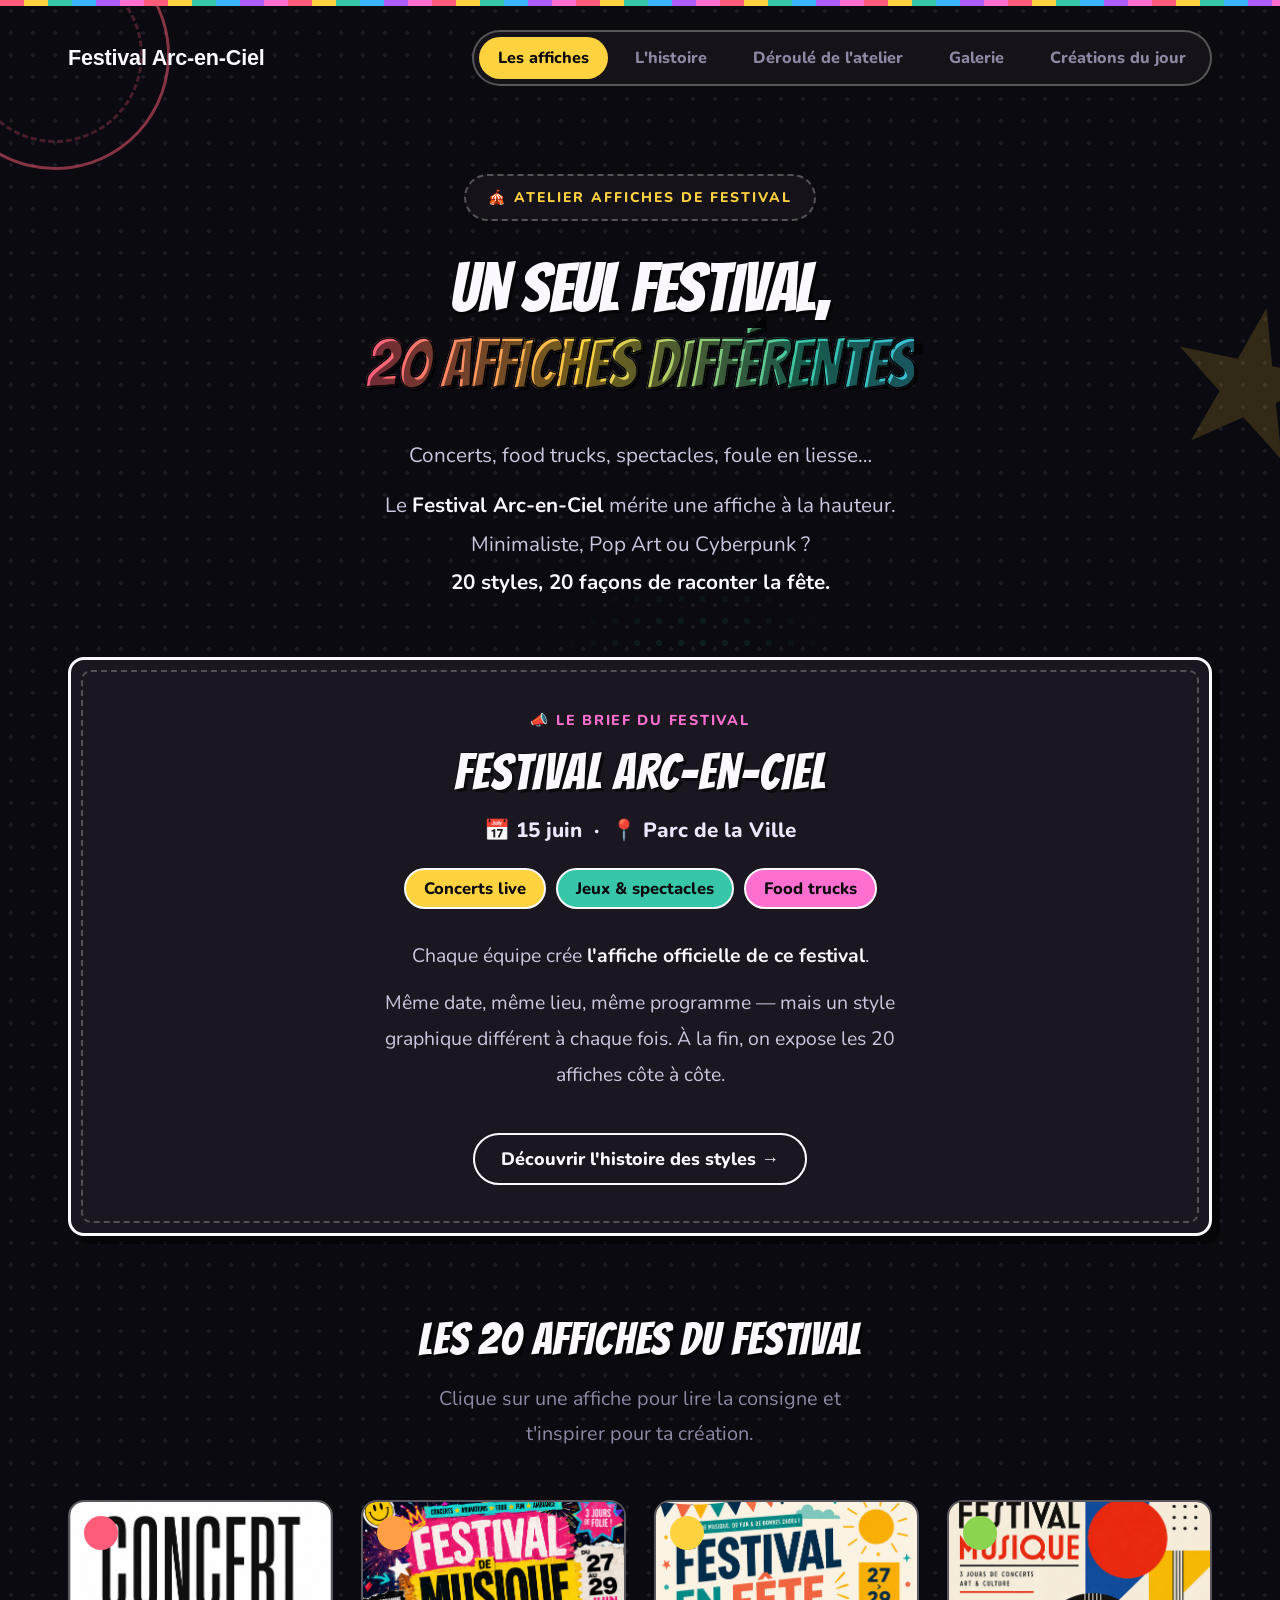
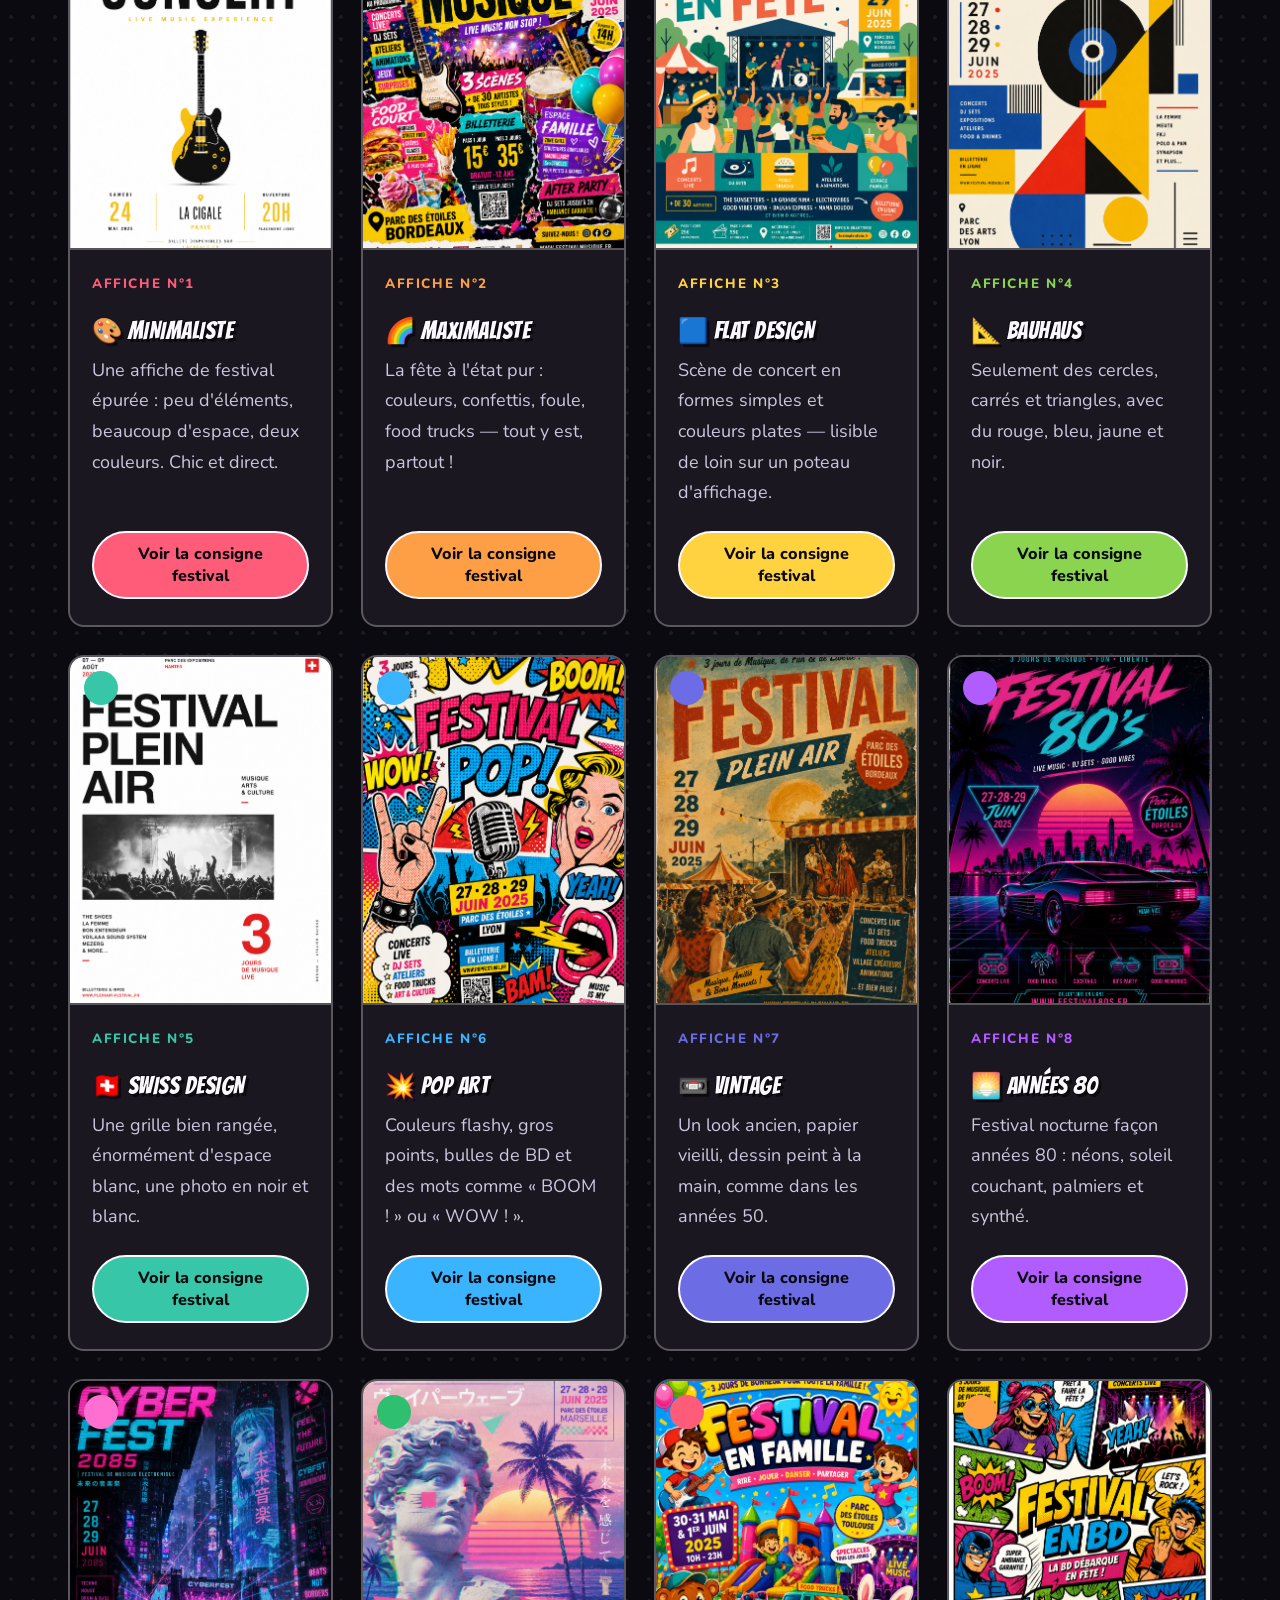
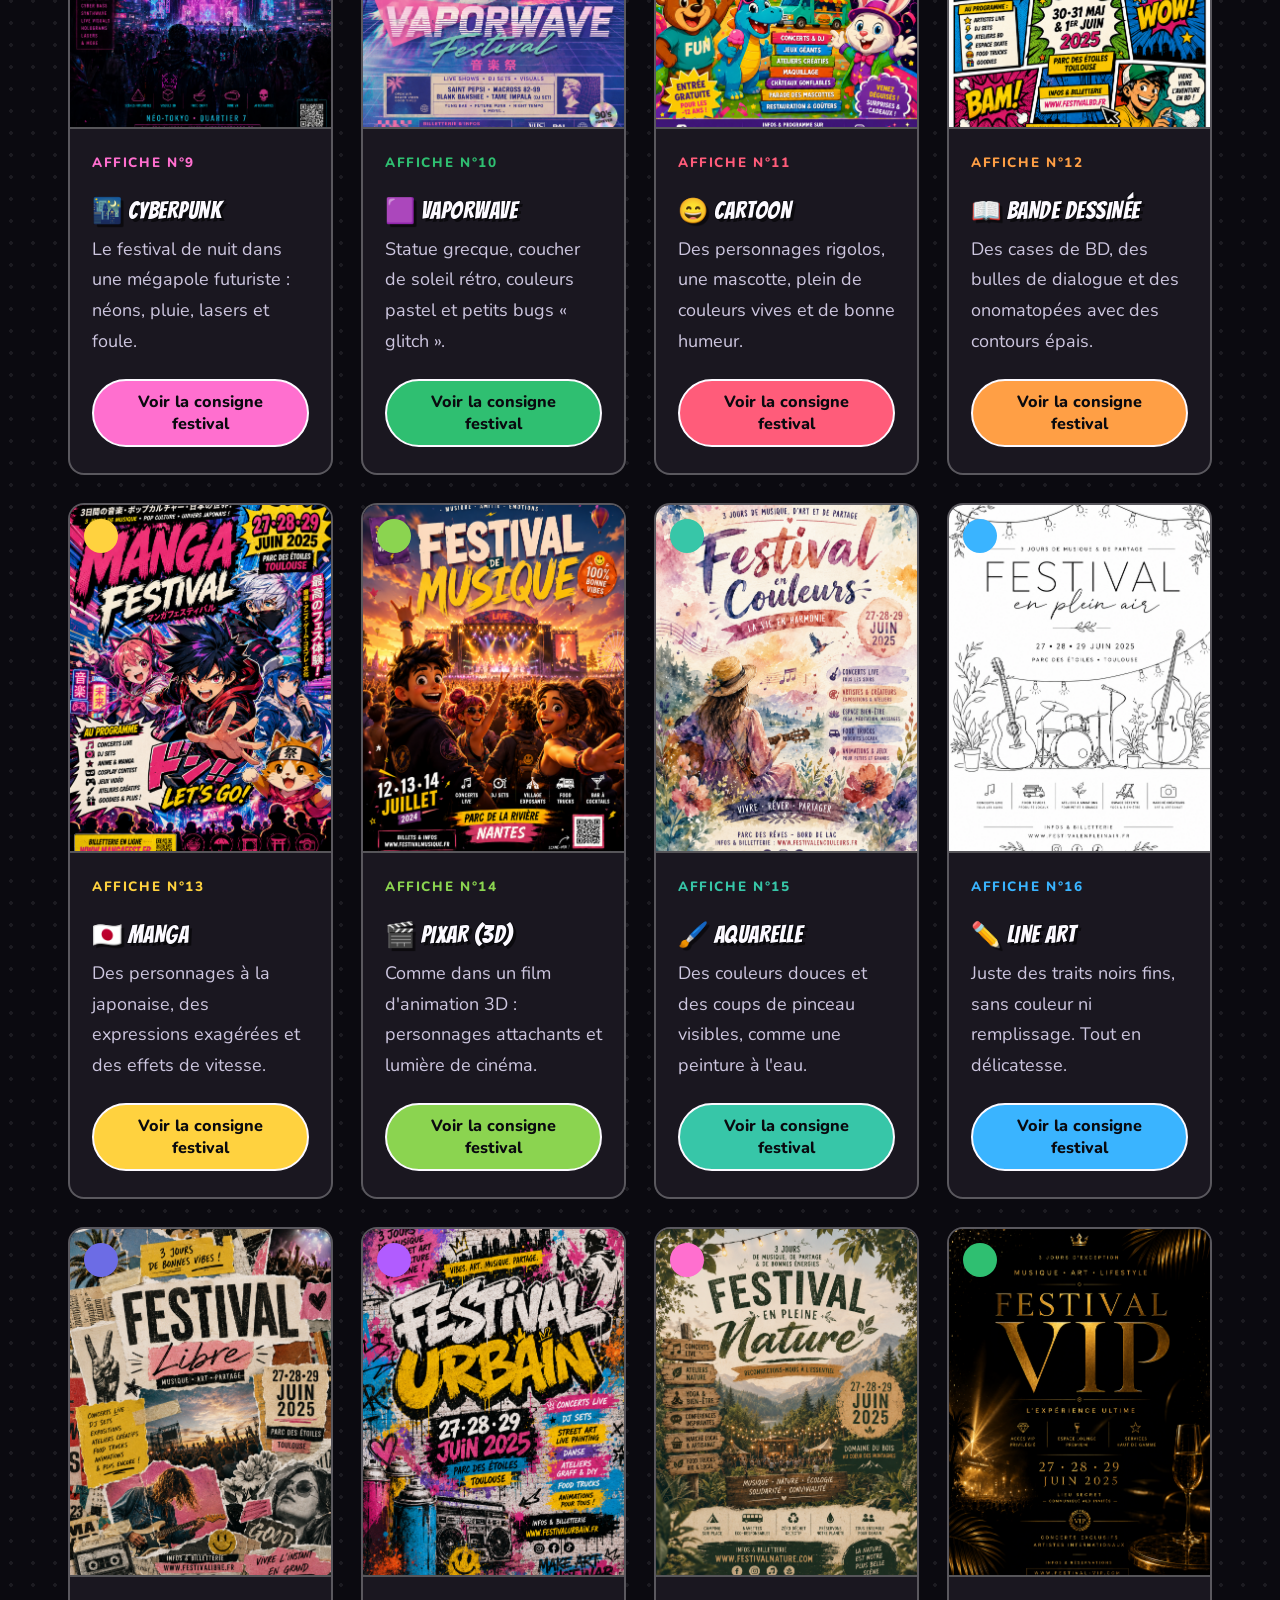
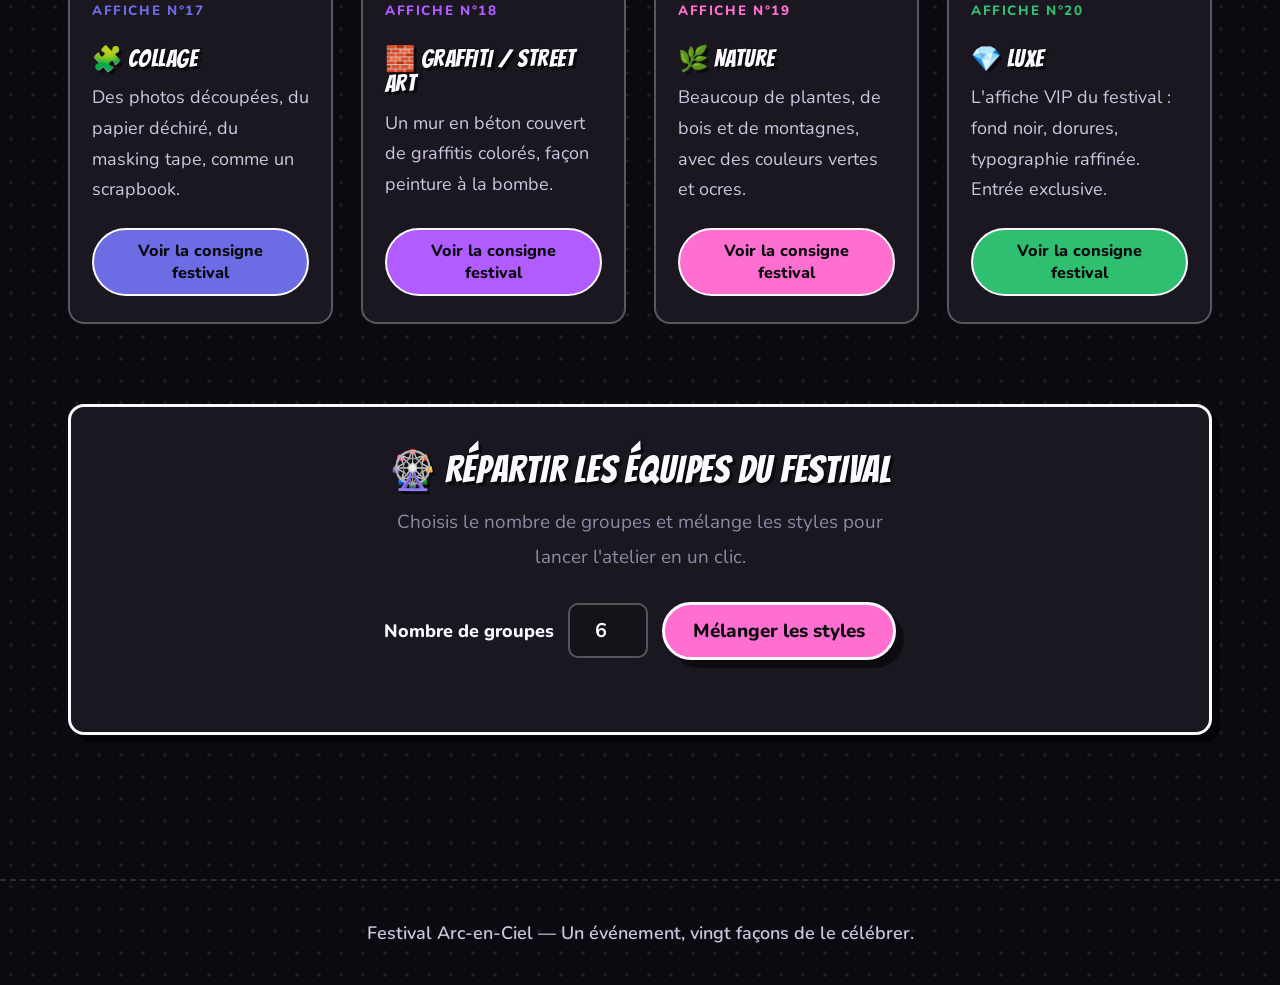
<file: index.html>
<!DOCTYPE html>
<html lang="fr">
<head>
<meta charset="UTF-8">
<meta name="viewport" content="width=device-width, initial-scale=1.0">
<title>Festival Arc-en-Ciel — 20 affiches, 20 ambiances</title>
<meta name="description" content="Atelier ludique : imagine l'affiche du Festival Arc-en-Ciel dans 20 styles graphiques différents.">
<link rel="preconnect" href="https://fonts.googleapis.com">
<link href="https://fonts.googleapis.com/css2?family=Nunito:wght@400;600;700;800;900&family=Bangers&display=swap" rel="stylesheet">
<link rel="stylesheet" href="style.css">
</head>
<body>

<div class="ambient" aria-hidden="true">
  <div class="ambient-orb ambient-orb--1"></div>
  <div class="ambient-orb ambient-orb--2"></div>
  <div class="ambient-orb ambient-orb--3"></div>
</div>

<div class="confetti-bar" aria-hidden="true"></div>

<nav class="site-nav">
  <a class="nav-logo" href="index.html">Festival Arc-en-Ciel</a>
  <button id="nav-burger" class="nav-burger" type="button" aria-label="Ouvrir le menu" aria-expanded="false" aria-controls="nav-links">
    <span></span><span></span><span></span>
  </button>
  <div class="nav-links" id="nav-links">
    <a href="index.html" class="nav-active" aria-current="page">Les affiches</a>
    <a href="histoire.html">L'histoire</a>
    <a href="deroulement.html">Déroulé de l'atelier</a>
    <a href="galerie.html">Galerie</a>
    <a href="creations-du-jour.html">Créations du jour</a>
  </div>
</nav>

<header class="hero">
  <div class="hero-inner">
    <p class="eyebrow">🎪 Atelier affiches de festival</p>
    <h1>Un seul festival,<br><span class="rainbow">20 affiches différentes</span></h1>
    <p class="hero-text">
      Concerts, food trucks, spectacles, foule en liesse…
    </p>
    <p class="hero-text">
      Le <strong>Festival Arc-en-Ciel</strong> mérite une affiche à la hauteur.
      Minimaliste, Pop Art ou Cyberpunk ?<br>
      <strong>20 styles, 20 façons de raconter la fête.</strong>
    </p>
  </div>
</header>

<main>

  <section class="brief-section" aria-labelledby="brief-title">
    <div class="brief-card">
      <p class="brief-label">📣 Le brief du festival</p>
      <h2 id="brief-title">Festival Arc-en-Ciel</h2>
      <p class="brief-details">📅 15 juin &nbsp;·&nbsp; 📍 Parc de la Ville</p>
      <ul class="brief-list">
        <li>Concerts live</li>
        <li>Jeux & spectacles</li>
        <li>Food trucks</li>
      </ul>
      <p class="brief-help">
        Chaque équipe crée <strong>l'affiche officielle de ce festival</strong>.
      </p>
      <p class="brief-help">
        Même date, même lieu, même programme — mais un style graphique différent à chaque fois.
        À la fin, on expose les 20 affiches côte à côte.
      </p>
      <a class="brief-link" href="histoire.html">Découvrir l'histoire des styles →</a>
    </div>
  </section>

  <section class="grid-section" aria-labelledby="grid-title">
    <div class="grid-heading">
      <h2 id="grid-title">Les 20 affiches du festival</h2>
      <p>Clique sur une affiche pour lire la consigne et t'inspirer pour ta création.</p>
    </div>
    <div id="style-grid" class="style-grid"></div>
  </section>

  <section class="tool-section" aria-labelledby="tool-title">
    <div class="tool-card">
      <h2 id="tool-title">🎡 Répartir les équipes du festival</h2>
      <p>Choisis le nombre de groupes et mélange les styles pour lancer l'atelier en un clic.</p>
      <div class="tool-controls">
        <label for="group-count">Nombre de groupes</label>
        <input type="number" id="group-count" min="1" max="20" value="6">
        <button id="shuffle-btn" type="button">Mélanger les styles</button>
      </div>
      <div id="group-result" class="group-result" aria-live="polite"></div>
    </div>
  </section>

</main>

<footer class="site-footer">
  <p>Festival Arc-en-Ciel — Un événement, vingt façons de le célébrer.</p>
</footer>

<div id="lightbox" class="lightbox" hidden>
  <div class="lightbox-inner">
    <button id="lightbox-close" class="lightbox-close" type="button" aria-label="Fermer">✕</button>
    <div id="lightbox-body"></div>
  </div>
</div>

<script src="nav.js"></script>
<script src="script.js"></script>
</body>
</html>
</file>
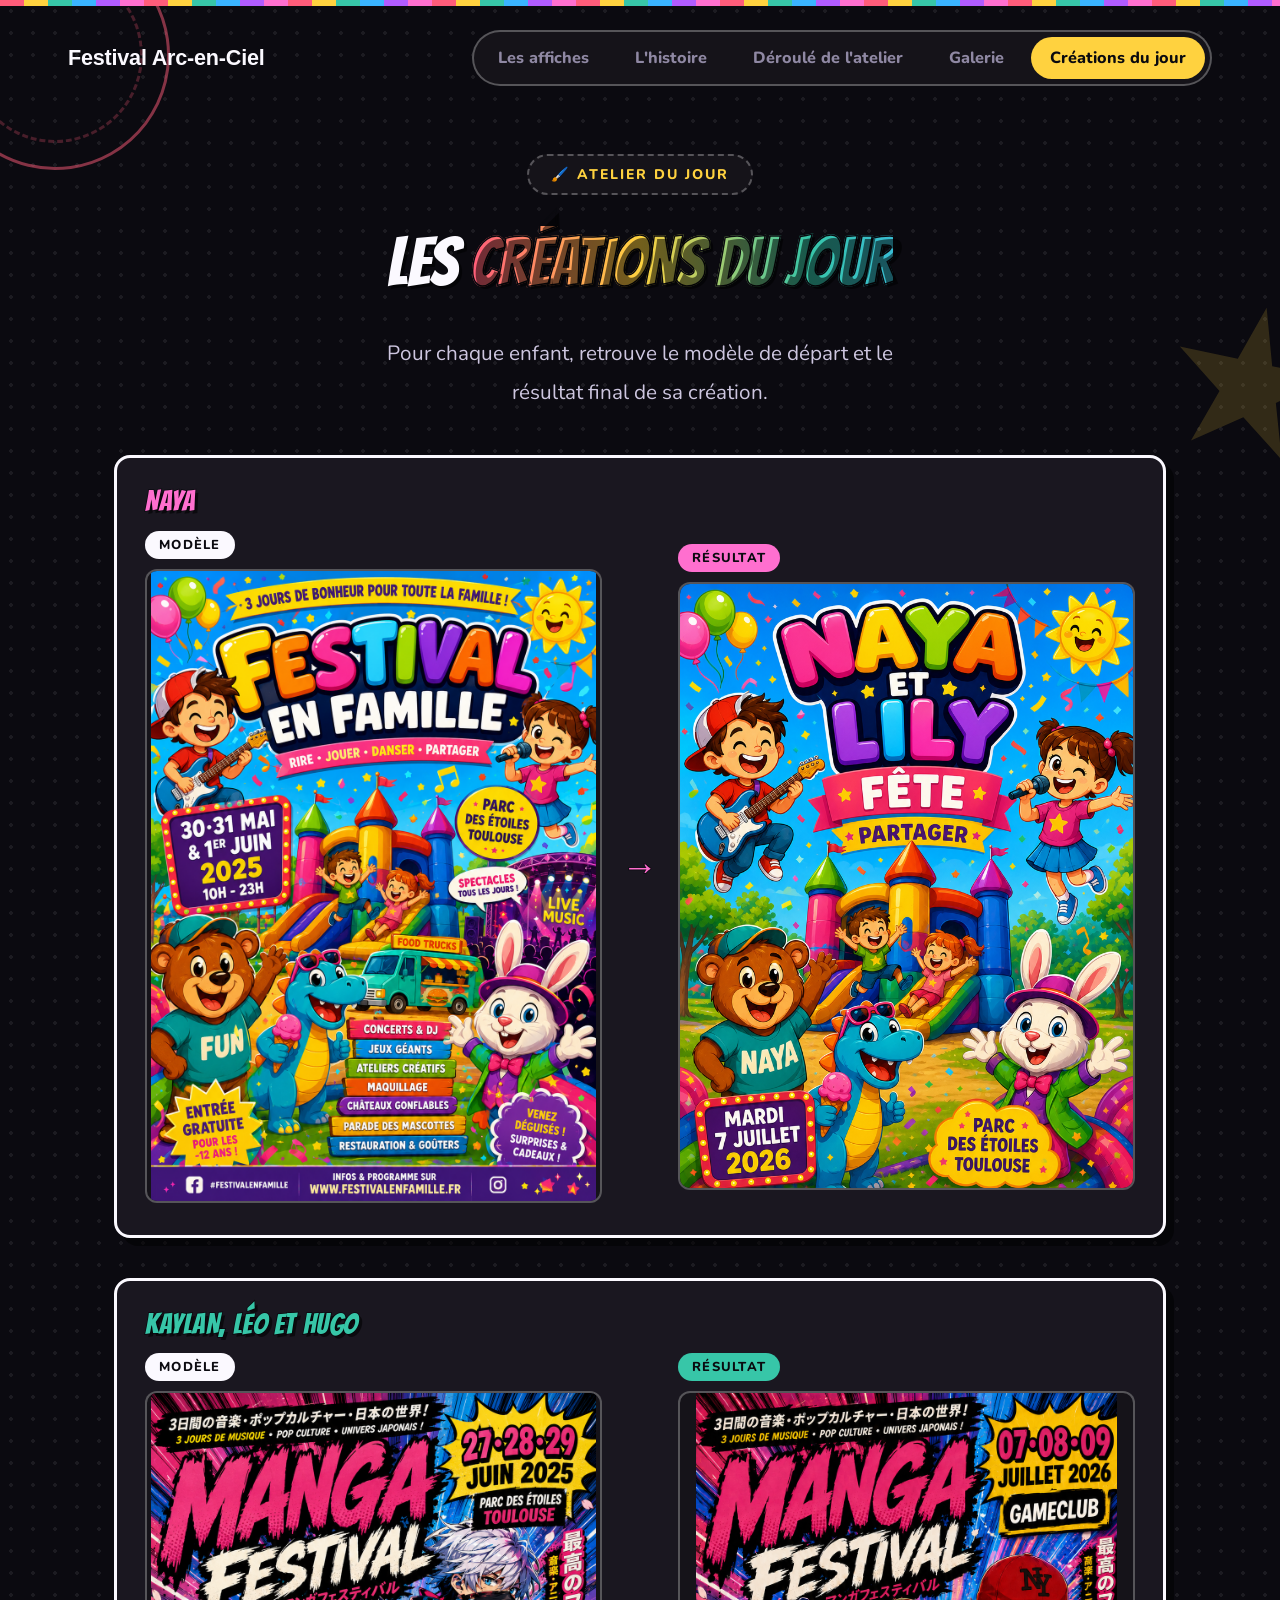
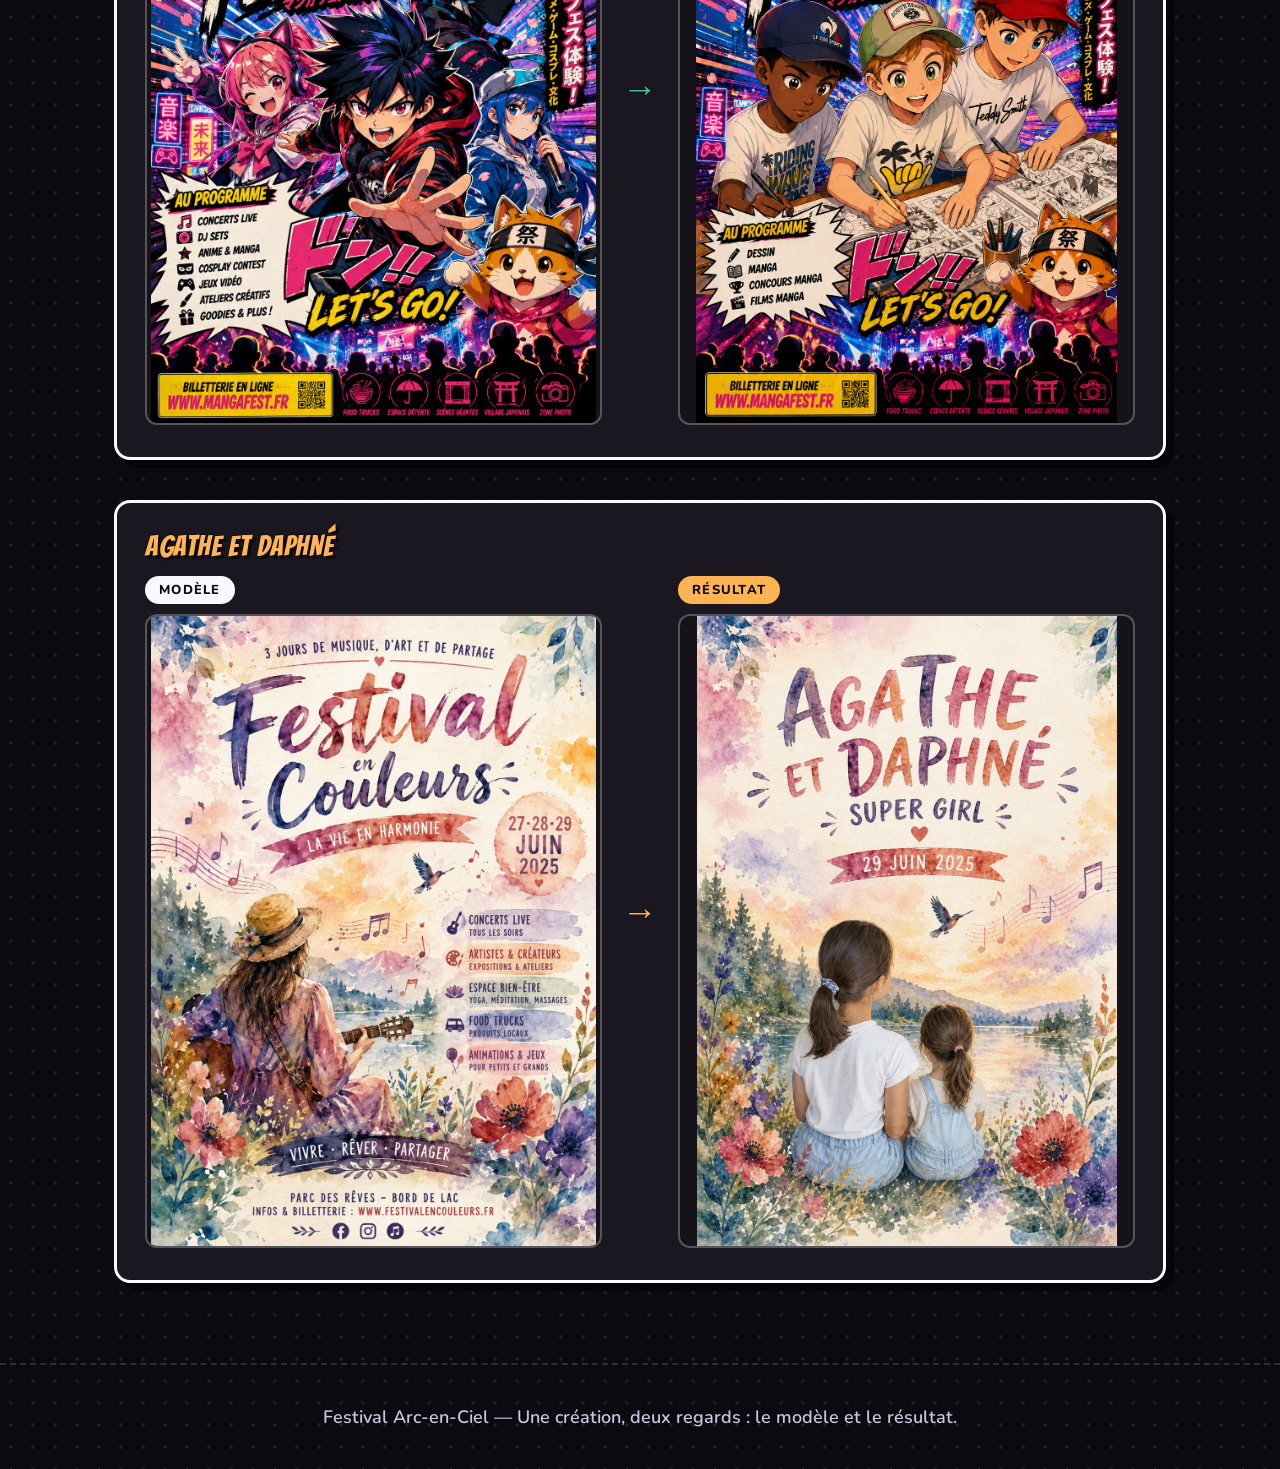
<file: creations-du-jour.html>
<!DOCTYPE html>
<html lang="fr">
<head>
<meta charset="UTF-8">
<meta name="viewport" content="width=device-width, initial-scale=1.0">
<title>Créations du jour — Festival Arc-en-Ciel</title>
<meta name="description" content="Le modèle et le résultat final des créations de chaque enfant réalisées aujourd'hui pendant l'atelier.">
<link rel="preconnect" href="https://fonts.googleapis.com">
<link href="https://fonts.googleapis.com/css2?family=Nunito:wght@400;600;700;800;900&family=Bangers&display=swap" rel="stylesheet">
<link rel="stylesheet" href="style.css">
<link rel="stylesheet" href="creations-du-jour.css">
</head>
<body class="page-creations">

<div class="ambient" aria-hidden="true">
  <div class="ambient-orb ambient-orb--1"></div>
  <div class="ambient-orb ambient-orb--2"></div>
  <div class="ambient-orb ambient-orb--3"></div>
</div>

<div class="confetti-bar" aria-hidden="true"></div>

<nav class="site-nav">
  <a class="nav-logo" href="index.html">Festival Arc-en-Ciel</a>
  <button id="nav-burger" class="nav-burger" type="button" aria-label="Ouvrir le menu" aria-expanded="false" aria-controls="nav-links">
    <span></span><span></span><span></span>
  </button>
  <div class="nav-links" id="nav-links">
    <a href="index.html">Les affiches</a>
    <a href="histoire.html">L'histoire</a>
    <a href="deroulement.html">Déroulé de l'atelier</a>
    <a href="galerie.html">Galerie</a>
    <a href="creations-du-jour.html" class="nav-active" aria-current="page">Créations du jour</a>
  </div>
</nav>

<header class="hero hero--compact">
  <div class="eyebrow">🖌️ Atelier du jour</div>
  <div class="hero-inner">
    <h1>Les <span class="rainbow">créations du jour</span></h1>
    <p class="hero-text">
      Pour chaque enfant, retrouve le modèle de départ et le résultat final de sa création.
    </p>
  </div>
</header>

<main class="creations-main">
  <div id="creations-grid" class="creations-grid"></div>
</main>

<footer class="site-footer">
  <p>Festival Arc-en-Ciel — Une création, deux regards : le modèle et le résultat.</p>
</footer>

<div id="lightbox" class="lightbox" hidden>
  <div class="lightbox-inner">
    <button id="lightbox-close" class="lightbox-close" type="button" aria-label="Fermer">✕</button>
    <div id="lightbox-body"></div>
  </div>
</div>

<script src="nav.js"></script>
<script src="creations-du-jour.js"></script>
</body>
</html>
</file>
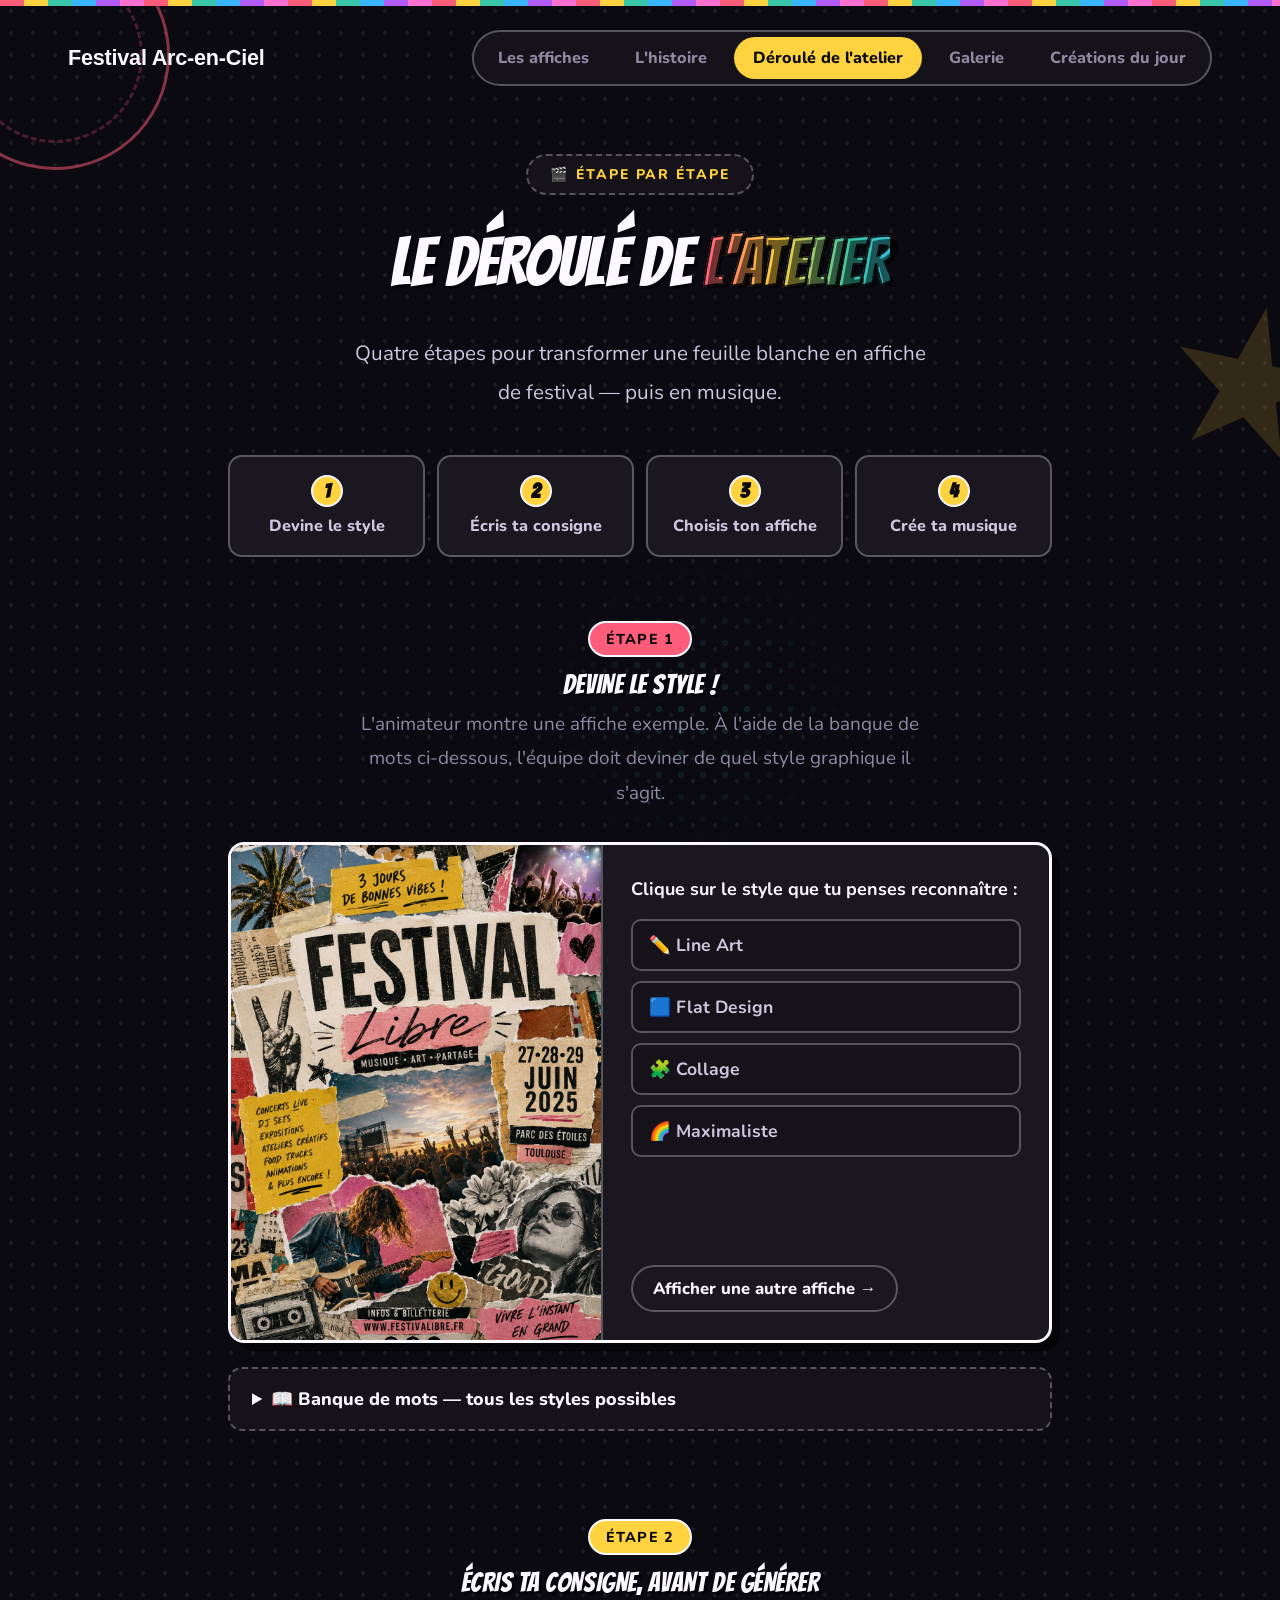
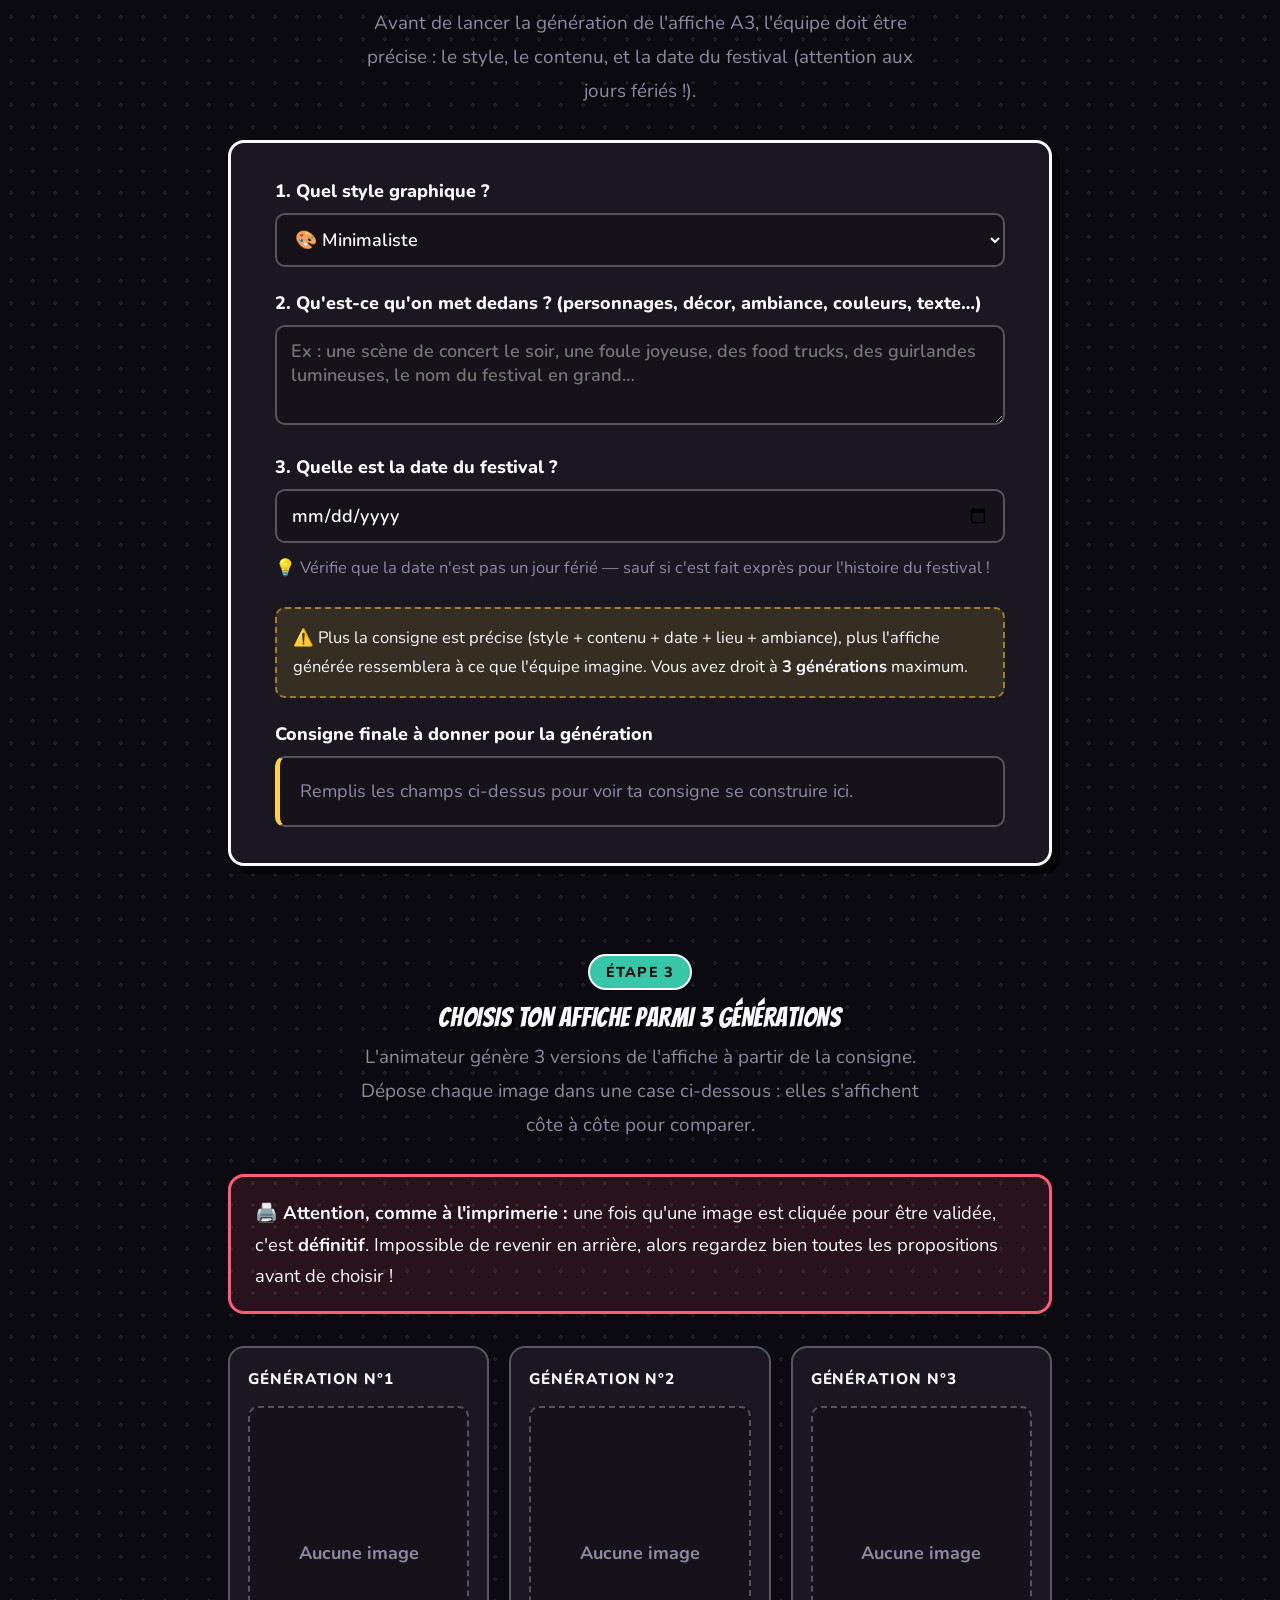
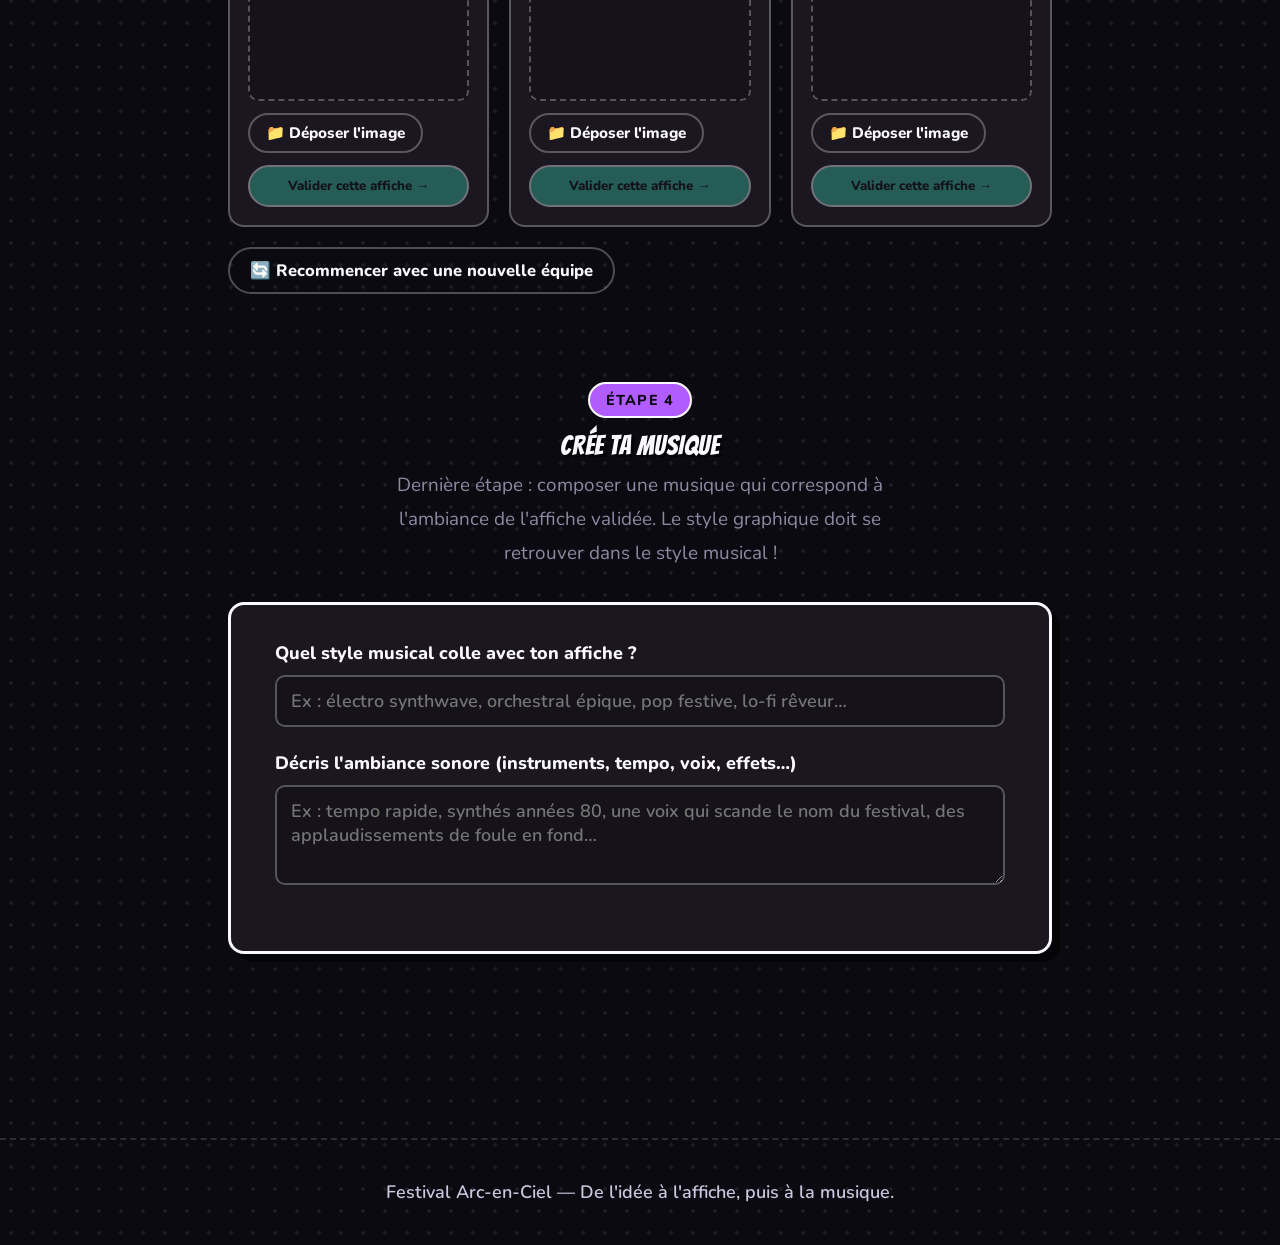
<file: deroulement.html>
<!DOCTYPE html>
<html lang="fr">
<head>
<meta charset="UTF-8">
<meta name="viewport" content="width=device-width, initial-scale=1.0">
<title>Déroulé de l'atelier — Festival Arc-en-Ciel</title>
<meta name="description" content="Le déroulé complet de l'atelier : deviner le style, créer sa consigne d'affiche, choisir son image parmi 3 générations, puis composer sa musique.">
<link rel="preconnect" href="https://fonts.googleapis.com">
<link href="https://fonts.googleapis.com/css2?family=Nunito:wght@400;600;700;800;900&family=Bangers&display=swap" rel="stylesheet">
<link rel="stylesheet" href="style.css">
<link rel="stylesheet" href="deroulement.css">
</head>
<body class="page-deroulement">

<div class="ambient" aria-hidden="true">
  <div class="ambient-orb ambient-orb--1"></div>
  <div class="ambient-orb ambient-orb--2"></div>
  <div class="ambient-orb ambient-orb--3"></div>
</div>

<div class="confetti-bar" aria-hidden="true"></div>

<nav class="site-nav">
  <a class="nav-logo" href="index.html">Festival Arc-en-Ciel</a>
  <button id="nav-burger" class="nav-burger" type="button" aria-label="Ouvrir le menu" aria-expanded="false" aria-controls="nav-links">
    <span></span><span></span><span></span>
  </button>
  <div class="nav-links" id="nav-links">
    <a href="index.html">Les affiches</a>
    <a href="histoire.html">L'histoire</a>
    <a href="deroulement.html" class="nav-active" aria-current="page">Déroulé de l'atelier</a>
    <a href="galerie.html">Galerie</a>
    <a href="creations-du-jour.html">Créations du jour</a>
  </div>
</nav>

<header class="hero hero--compact">
  <div class="eyebrow">🎬 Étape par étape</div>
  <div class="hero-inner">
    <h1>Le déroulé de <span class="rainbow">l'atelier</span></h1>
    <p class="hero-text">
      Quatre étapes pour transformer une feuille blanche en affiche de festival — puis en musique.
    </p>
  </div>
</header>

<main class="deroulement-main">

  <nav class="wizard-steps" aria-label="Étapes de l'atelier">
    <a href="#etape-1" class="wizard-step-nav"><span>1</span>Devine le style</a>
    <a href="#etape-2" class="wizard-step-nav"><span>2</span>Écris ta consigne</a>
    <a href="#etape-3" class="wizard-step-nav"><span>3</span>Choisis ton affiche</a>
    <a href="#etape-4" class="wizard-step-nav"><span>4</span>Crée ta musique</a>
  </nav>

  <!-- ÉTAPE 1 -->
  <section id="etape-1" class="step-section" aria-labelledby="etape-1-title">
    <div class="step-head">
      <span class="step-badge" style="--accent:#FF5C7A">Étape 1</span>
      <h2 id="etape-1-title">Devine le style !</h2>
      <p>L'animateur montre une affiche exemple. À l'aide de la banque de mots ci-dessous, l'équipe doit deviner de quel style graphique il s'agit.</p>
    </div>

    <div class="quiz-card">
      <div class="quiz-image-wrap">
        <img id="quiz-image" alt="Exemple d'affiche à deviner">
        <div id="quiz-placeholder" class="quiz-placeholder">🖼️ Image à venir</div>
      </div>
      <div class="quiz-body">
        <p class="quiz-instructions">Clique sur le style que tu penses reconnaître :</p>
        <div id="quiz-options" class="quiz-options"></div>
        <p id="quiz-feedback" class="quiz-feedback" aria-live="polite"></p>
        <button id="quiz-next" type="button" class="ghost-btn">Afficher une autre affiche →</button>
      </div>
    </div>

    <details class="word-bank">
      <summary>📖 Banque de mots — tous les styles possibles</summary>
      <div id="word-bank-list" class="word-bank-list"></div>
    </details>
  </section>

  <!-- ÉTAPE 2 -->
  <section id="etape-2" class="step-section" aria-labelledby="etape-2-title">
    <div class="step-head">
      <span class="step-badge" style="--accent:#FFD23F">Étape 2</span>
      <h2 id="etape-2-title">Écris ta consigne, avant de générer</h2>
      <p>Avant de lancer la génération de l'affiche A3, l'équipe doit être précise : le style, le contenu, et la date du festival (attention aux jours fériés !).</p>
    </div>

    <div class="brief-form-card">
      <div class="form-row">
        <label for="form-style">1. Quel style graphique ?</label>
        <select id="form-style"></select>
      </div>

      <div class="form-row">
        <label for="form-content">2. Qu'est-ce qu'on met dedans ? (personnages, décor, ambiance, couleurs, texte…)</label>
        <textarea id="form-content" rows="3" placeholder="Ex : une scène de concert le soir, une foule joyeuse, des food trucks, des guirlandes lumineuses, le nom du festival en grand…"></textarea>
      </div>

      <div class="form-row">
        <label for="form-date">3. Quelle est la date du festival ?</label>
        <input type="date" id="form-date">
        <p id="date-warning" class="date-warning" hidden></p>
        <p class="form-hint">💡 Vérifie que la date n'est pas un jour férié — sauf si c'est fait exprès pour l'histoire du festival !</p>
      </div>

      <div class="form-row">
        <p class="form-hint form-hint--strong">⚠️ Plus la consigne est précise (style + contenu + date + lieu + ambiance), plus l'affiche générée ressemblera à ce que l'équipe imagine. Vous avez droit à <strong>3 générations</strong> maximum.</p>
      </div>

      <div class="form-row">
        <label>Consigne finale à donner pour la génération</label>
        <div id="prompt-output" class="prompt-output">Remplis les champs ci-dessus pour voir ta consigne se construire ici.</div>
      </div>
    </div>
  </section>

  <!-- ÉTAPE 3 -->
  <section id="etape-3" class="step-section" aria-labelledby="etape-3-title">
    <div class="step-head">
      <span class="step-badge" style="--accent:#37C6A8">Étape 3</span>
      <h2 id="etape-3-title">Choisis ton affiche parmi 3 générations</h2>
      <p>L'animateur génère 3 versions de l'affiche à partir de la consigne. Dépose chaque image dans une case ci-dessous : elles s'affichent côte à côte pour comparer.</p>
    </div>

    <div class="slots-warning">
      🖨️ <strong>Attention, comme à l'imprimerie :</strong> une fois qu'une image est cliquée pour être validée, c'est <strong>définitif</strong>. Impossible de revenir en arrière, alors regardez bien toutes les propositions avant de choisir !
    </div>

    <div id="image-slots" class="image-slots"></div>

    <div id="validation-result" class="validation-result" hidden></div>
    <button id="reset-slots" type="button" class="ghost-btn" hidden>🔄 Recommencer avec une nouvelle équipe</button>
  </section>

  <!-- ÉTAPE 4 -->
  <section id="etape-4" class="step-section" aria-labelledby="etape-4-title">
    <div class="step-head">
      <span class="step-badge" style="--accent:#B15CFF">Étape 4</span>
      <h2 id="etape-4-title">Crée ta musique</h2>
      <p>Dernière étape : composer une musique qui correspond à l'ambiance de l'affiche validée. Le style graphique doit se retrouver dans le style musical !</p>
    </div>

    <div class="music-card">
      <div class="form-row">
        <label for="music-genre">Quel style musical colle avec ton affiche ?</label>
        <input type="text" id="music-genre" placeholder="Ex : électro synthwave, orchestral épique, pop festive, lo-fi rêveur…">
      </div>
      <div class="form-row">
        <label for="music-notes">Décris l'ambiance sonore (instruments, tempo, voix, effets…)</label>
        <textarea id="music-notes" rows="3" placeholder="Ex : tempo rapide, synthés années 80, une voix qui scande le nom du festival, des applaudissements de foule en fond…"></textarea>
      </div>
      <div id="music-recap" class="music-recap"></div>
    </div>
  </section>

</main>

<footer class="site-footer">
  <p>Festival Arc-en-Ciel — De l'idée à l'affiche, puis à la musique.</p>
</footer>

<script src="nav.js"></script>
<script src="script.js"></script>
<script src="deroulement.js"></script>
</body>
</html>
</file>
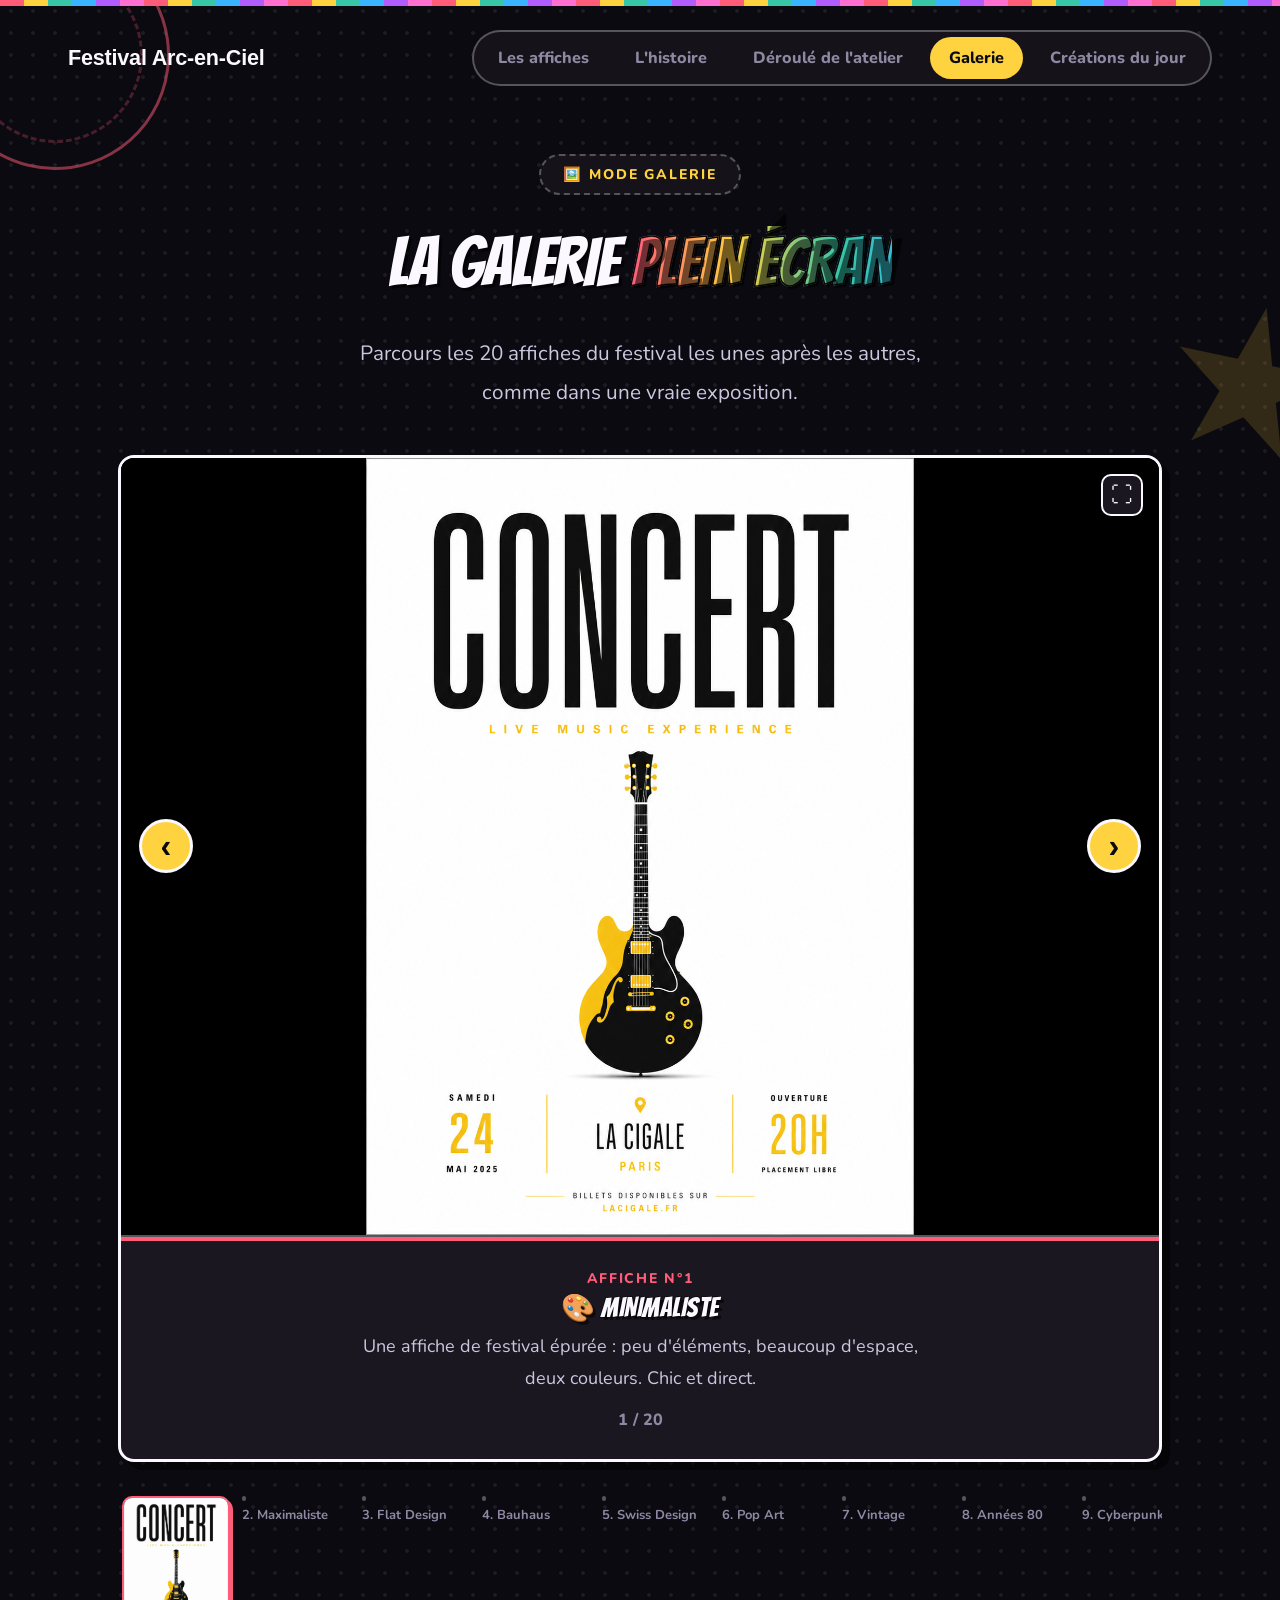
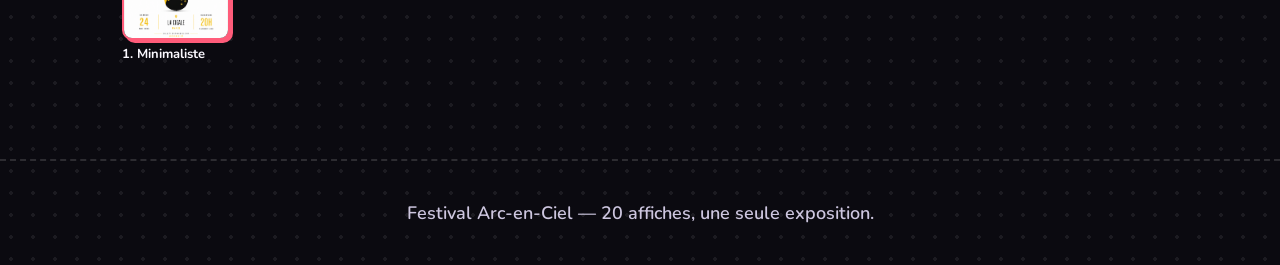
<file: galerie.html>
<!DOCTYPE html>
<html lang="fr">
<head>
<meta charset="UTF-8">
<meta name="viewport" content="width=device-width, initial-scale=1.0">
<title>Galerie — Festival Arc-en-Ciel</title>
<meta name="description" content="Parcours en plein écran les 20 affiches du Festival Arc-en-Ciel, style par style.">
<link rel="preconnect" href="https://fonts.googleapis.com">
<link href="https://fonts.googleapis.com/css2?family=Nunito:wght@400;600;700;800;900&family=Bangers&display=swap" rel="stylesheet">
<link rel="stylesheet" href="style.css">
<link rel="stylesheet" href="galerie.css">
</head>
<body class="page-galerie">

<div class="ambient" aria-hidden="true">
  <div class="ambient-orb ambient-orb--1"></div>
  <div class="ambient-orb ambient-orb--2"></div>
  <div class="ambient-orb ambient-orb--3"></div>
</div>

<div class="confetti-bar" aria-hidden="true"></div>

<nav class="site-nav">
  <a class="nav-logo" href="index.html">Festival Arc-en-Ciel</a>
  <button id="nav-burger" class="nav-burger" type="button" aria-label="Ouvrir le menu" aria-expanded="false" aria-controls="nav-links">
    <span></span><span></span><span></span>
  </button>
  <div class="nav-links" id="nav-links">
    <a href="index.html">Les affiches</a>
    <a href="histoire.html">L'histoire</a>
    <a href="deroulement.html">Déroulé de l'atelier</a>
    <a href="galerie.html" class="nav-active" aria-current="page">Galerie</a>
    <a href="creations-du-jour.html">Créations du jour</a>
  </div>
</nav>

<header class="hero hero--compact">
  <div class="eyebrow">🖼️ Mode galerie</div>
  <div class="hero-inner">
    <h1>La galerie <span class="rainbow">plein écran</span></h1>
    <p class="hero-text">
      Parcours les 20 affiches du festival les unes après les autres, comme dans une vraie exposition.
    </p>
  </div>
</header>

<main class="galerie-main">

  <div id="viewer" class="viewer">
    <div class="viewer-frame">
      <img id="viewer-image" alt="">
      <div id="viewer-placeholder" class="viewer-placeholder">
        <span class="placeholder-emoji" id="viewer-emoji">🎨</span>
        <span>Image à venir</span>
      </div>

      <button id="viewer-prev" class="viewer-nav viewer-nav--prev" type="button" aria-label="Affiche précédente">‹</button>
      <button id="viewer-next" class="viewer-nav viewer-nav--next" type="button" aria-label="Affiche suivante">›</button>
      <button id="viewer-fullscreen" class="viewer-fullscreen-btn" type="button" aria-label="Plein écran">⛶</button>
    </div>

    <div class="viewer-caption">
      <span class="viewer-num" id="viewer-num">Affiche n°1</span>
      <h2 id="viewer-title">Minimaliste</h2>
      <p id="viewer-kid"></p>
      <p class="viewer-counter"><span id="viewer-index">1</span> / <span id="viewer-total">20</span></p>
    </div>
  </div>

  <div id="thumb-strip" class="thumb-strip"></div>

</main>

<footer class="site-footer">
  <p>Festival Arc-en-Ciel — 20 affiches, une seule exposition.</p>
</footer>

<script src="nav.js"></script>
<script src="script.js"></script>
<script src="galerie.js"></script>
</body>
</html>
</file>
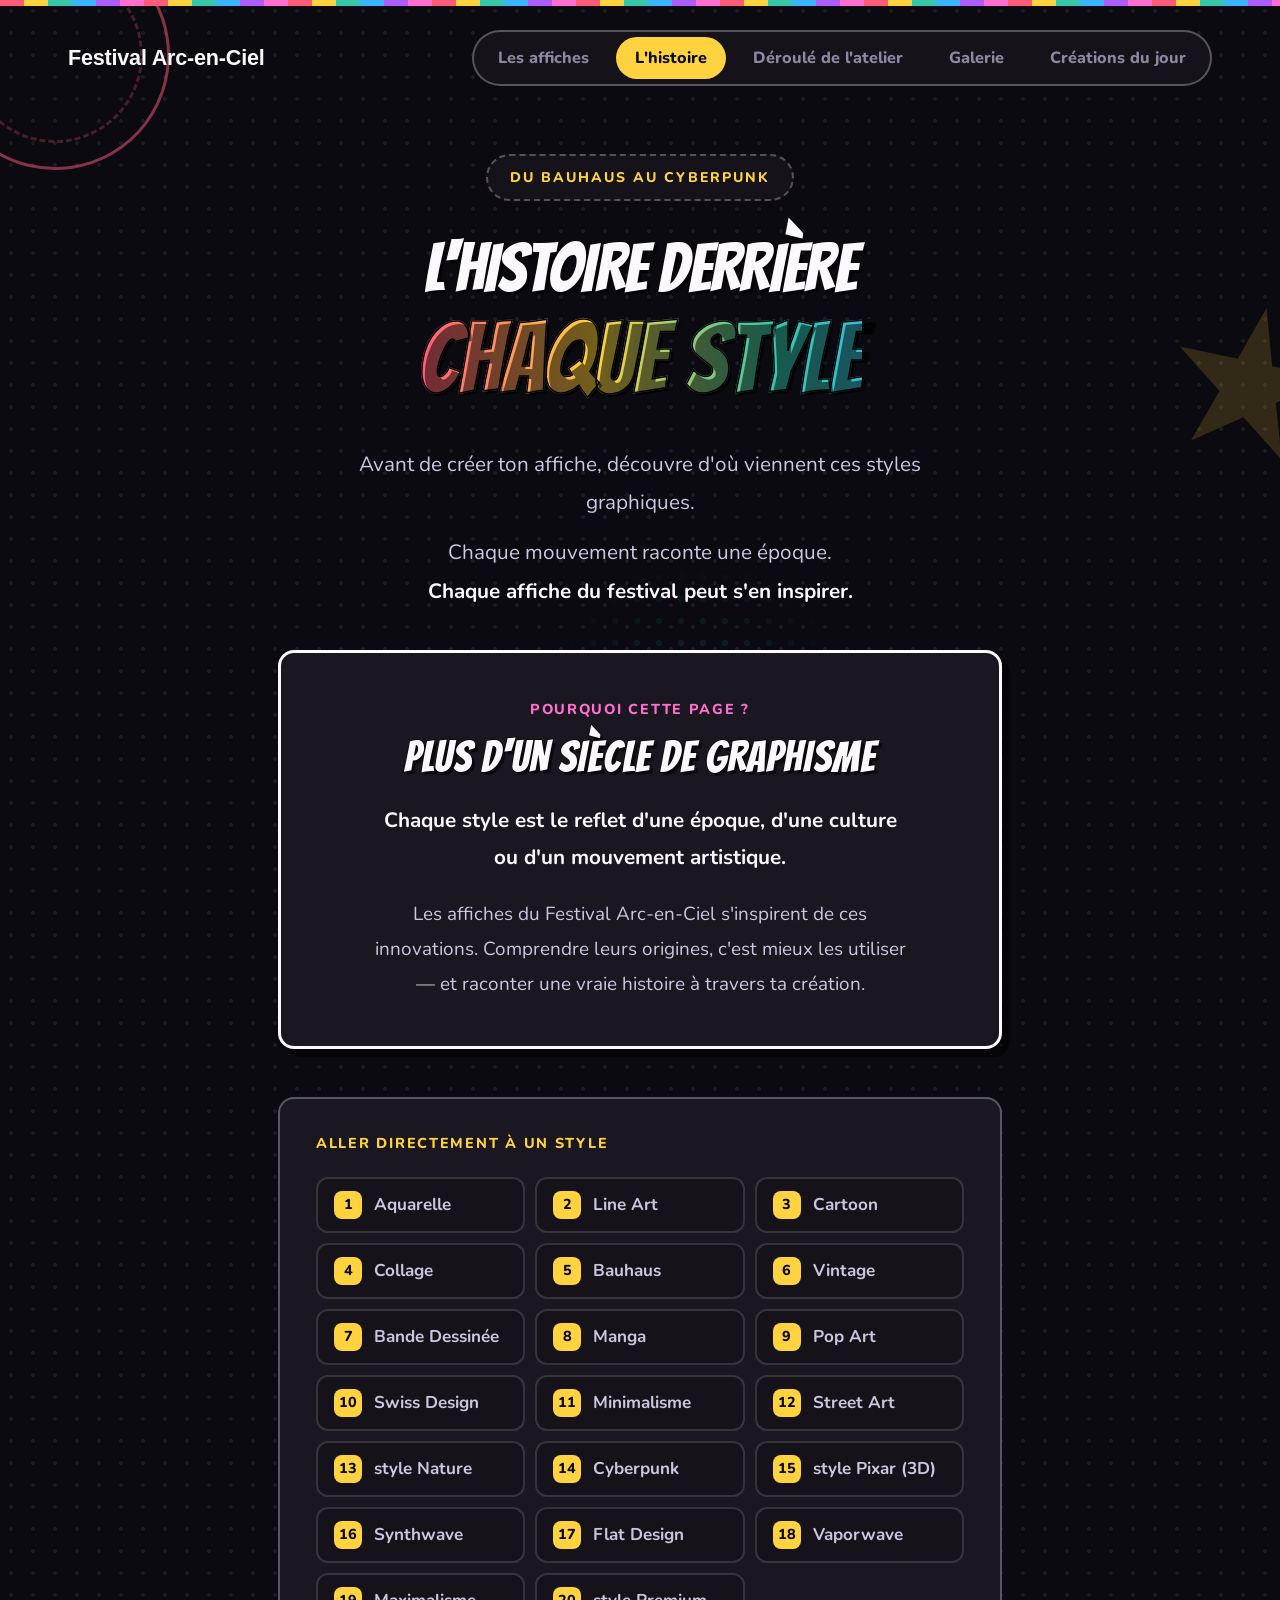
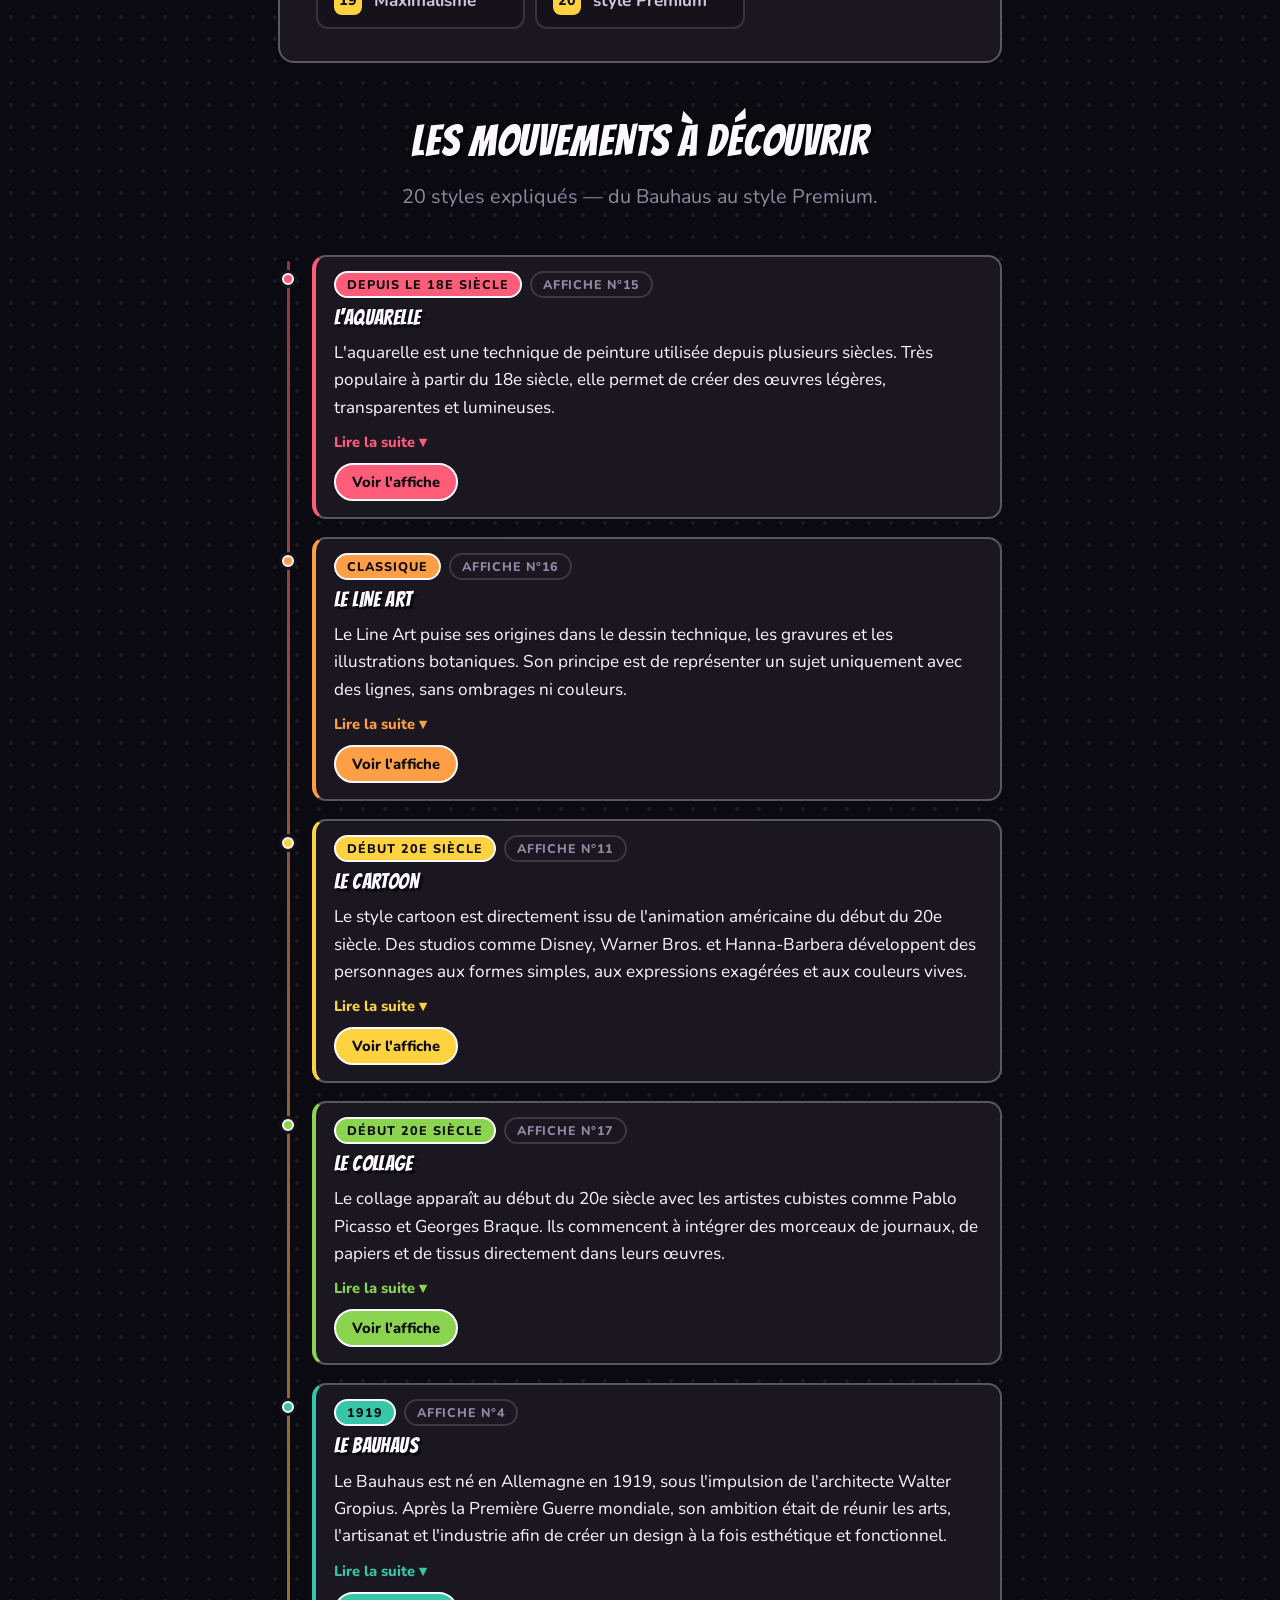
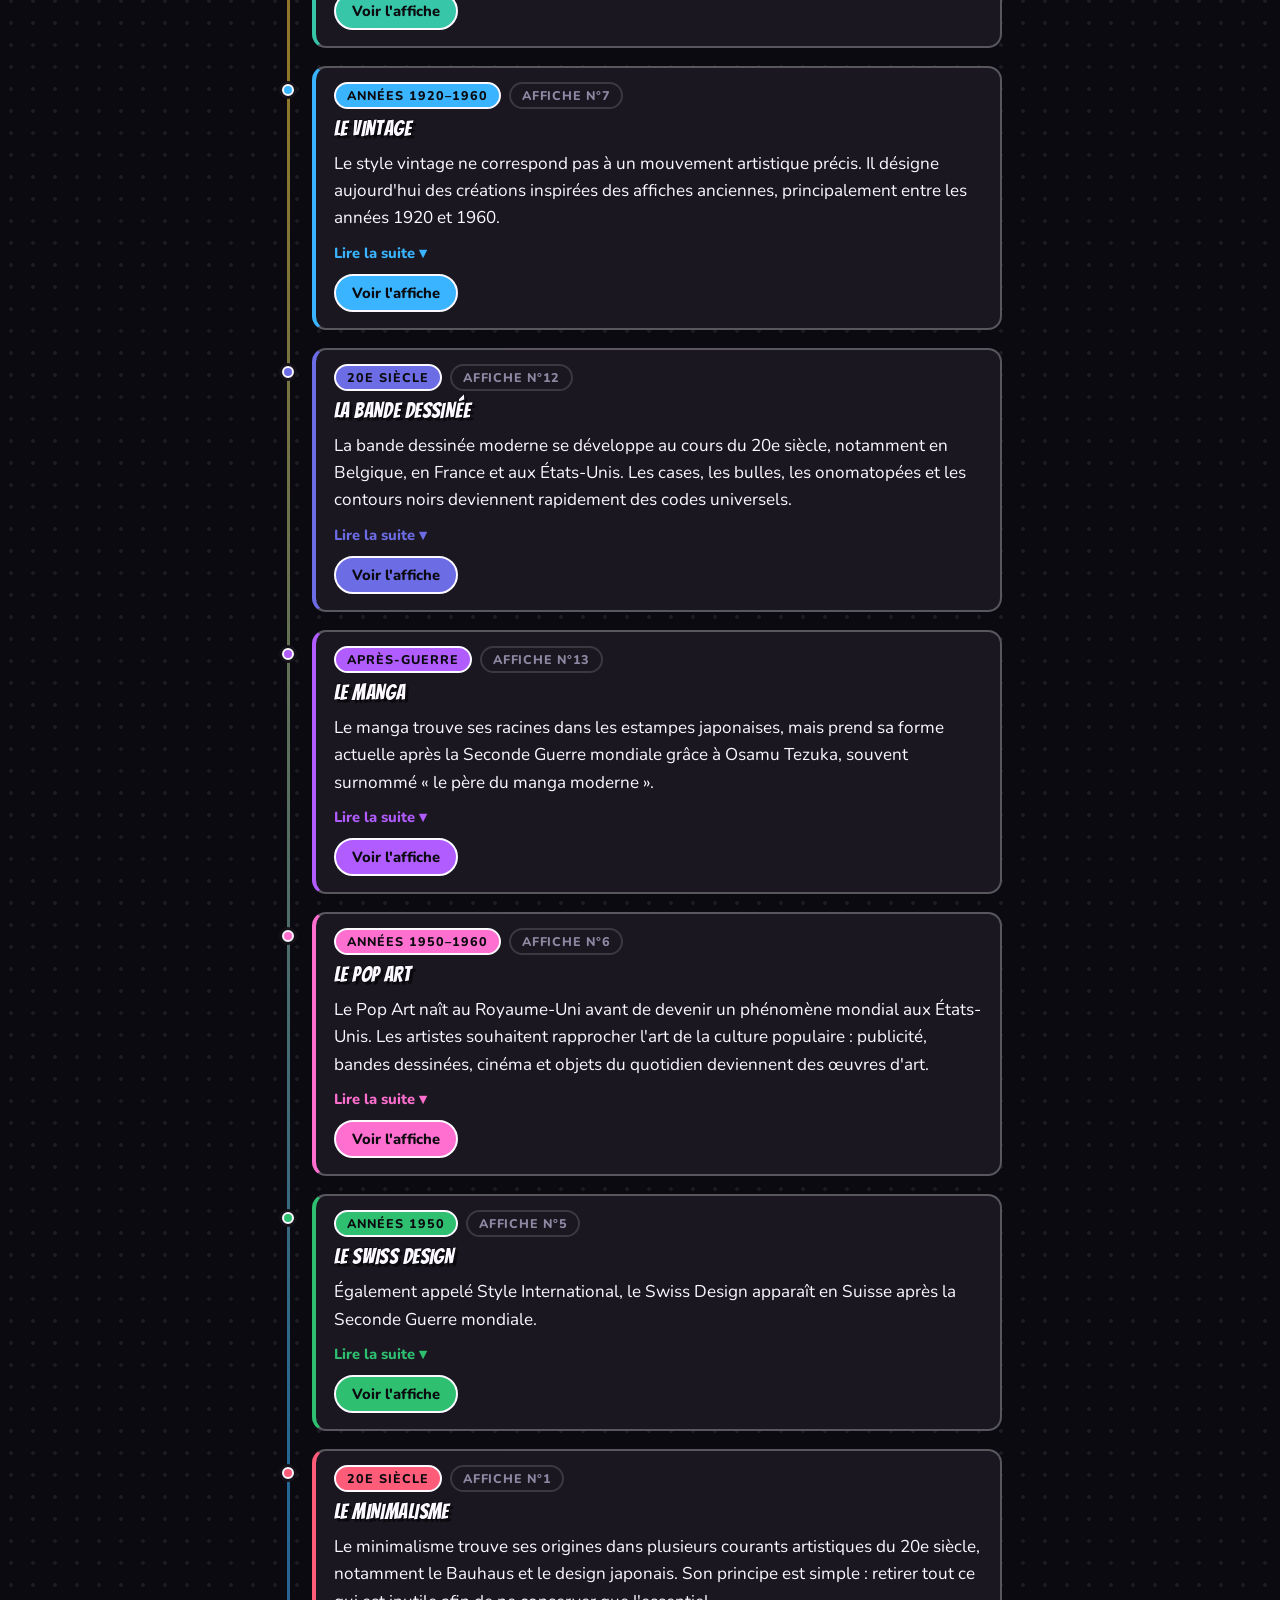
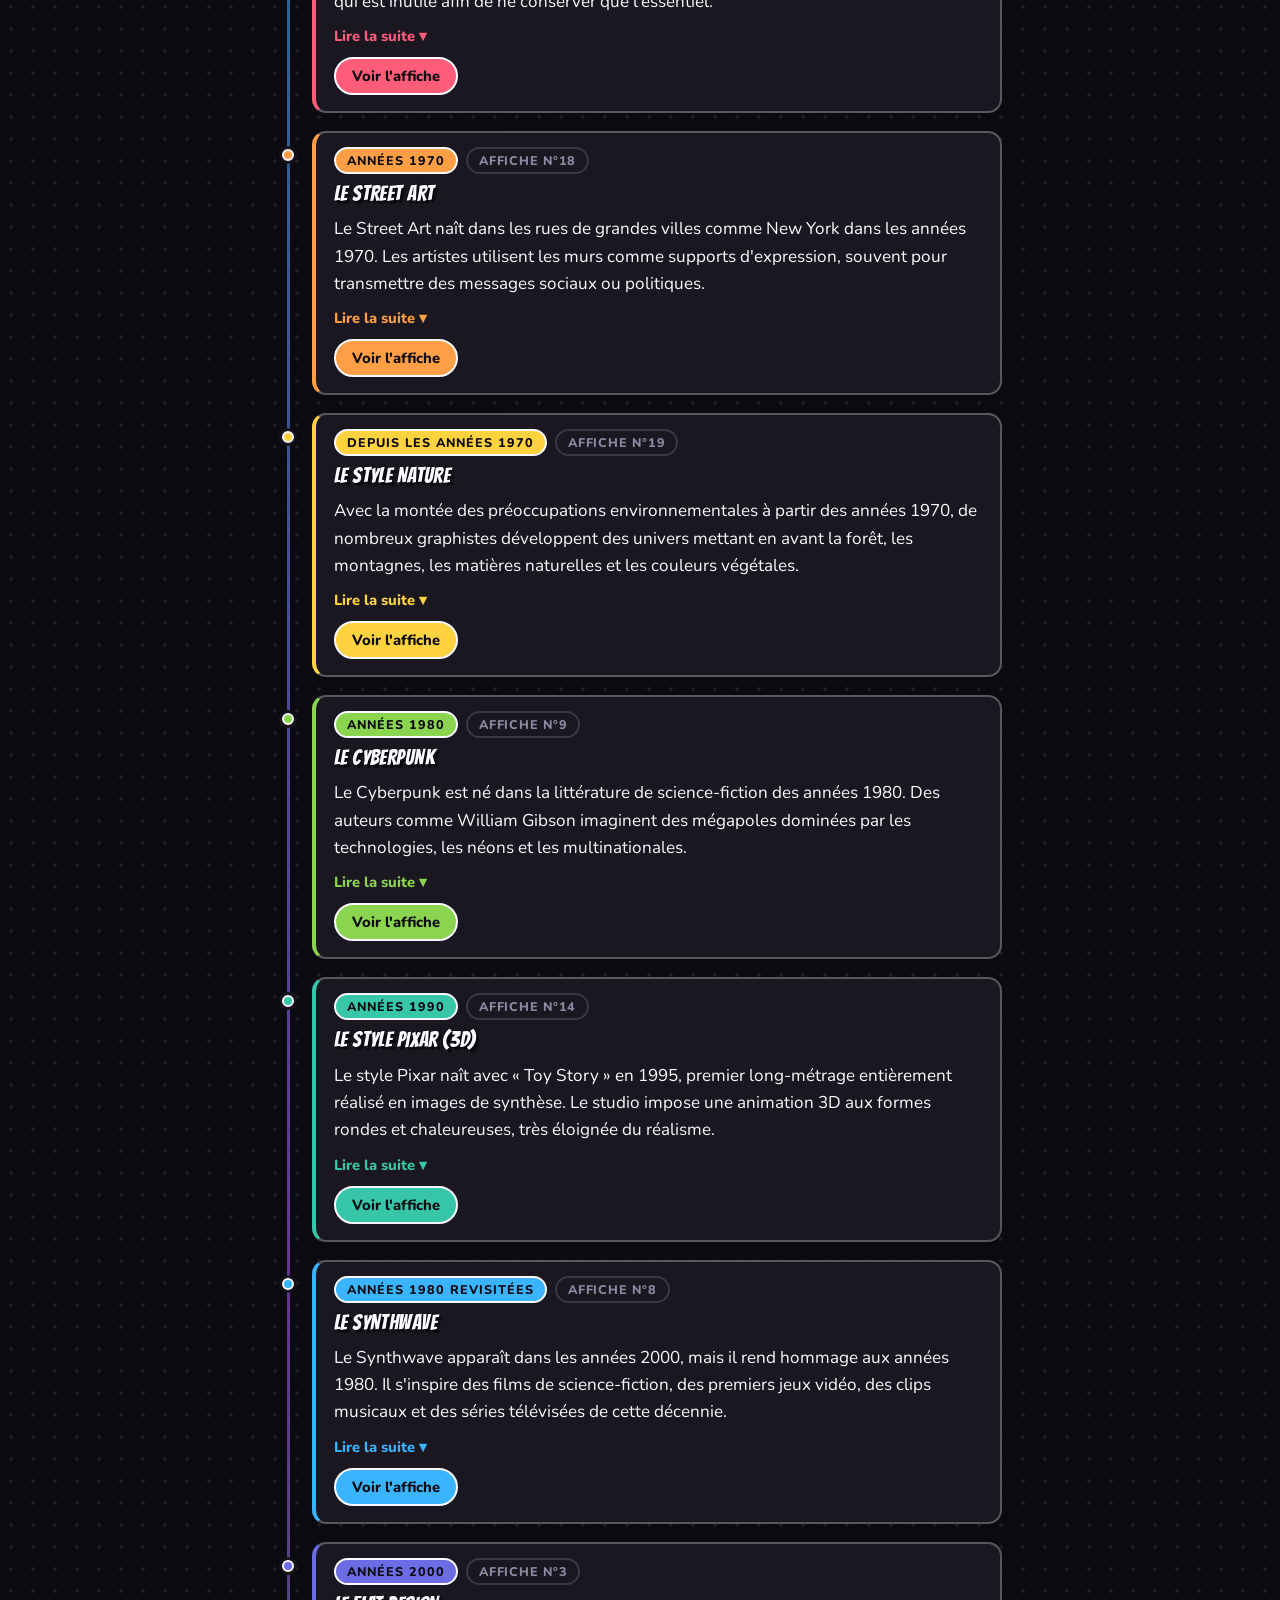
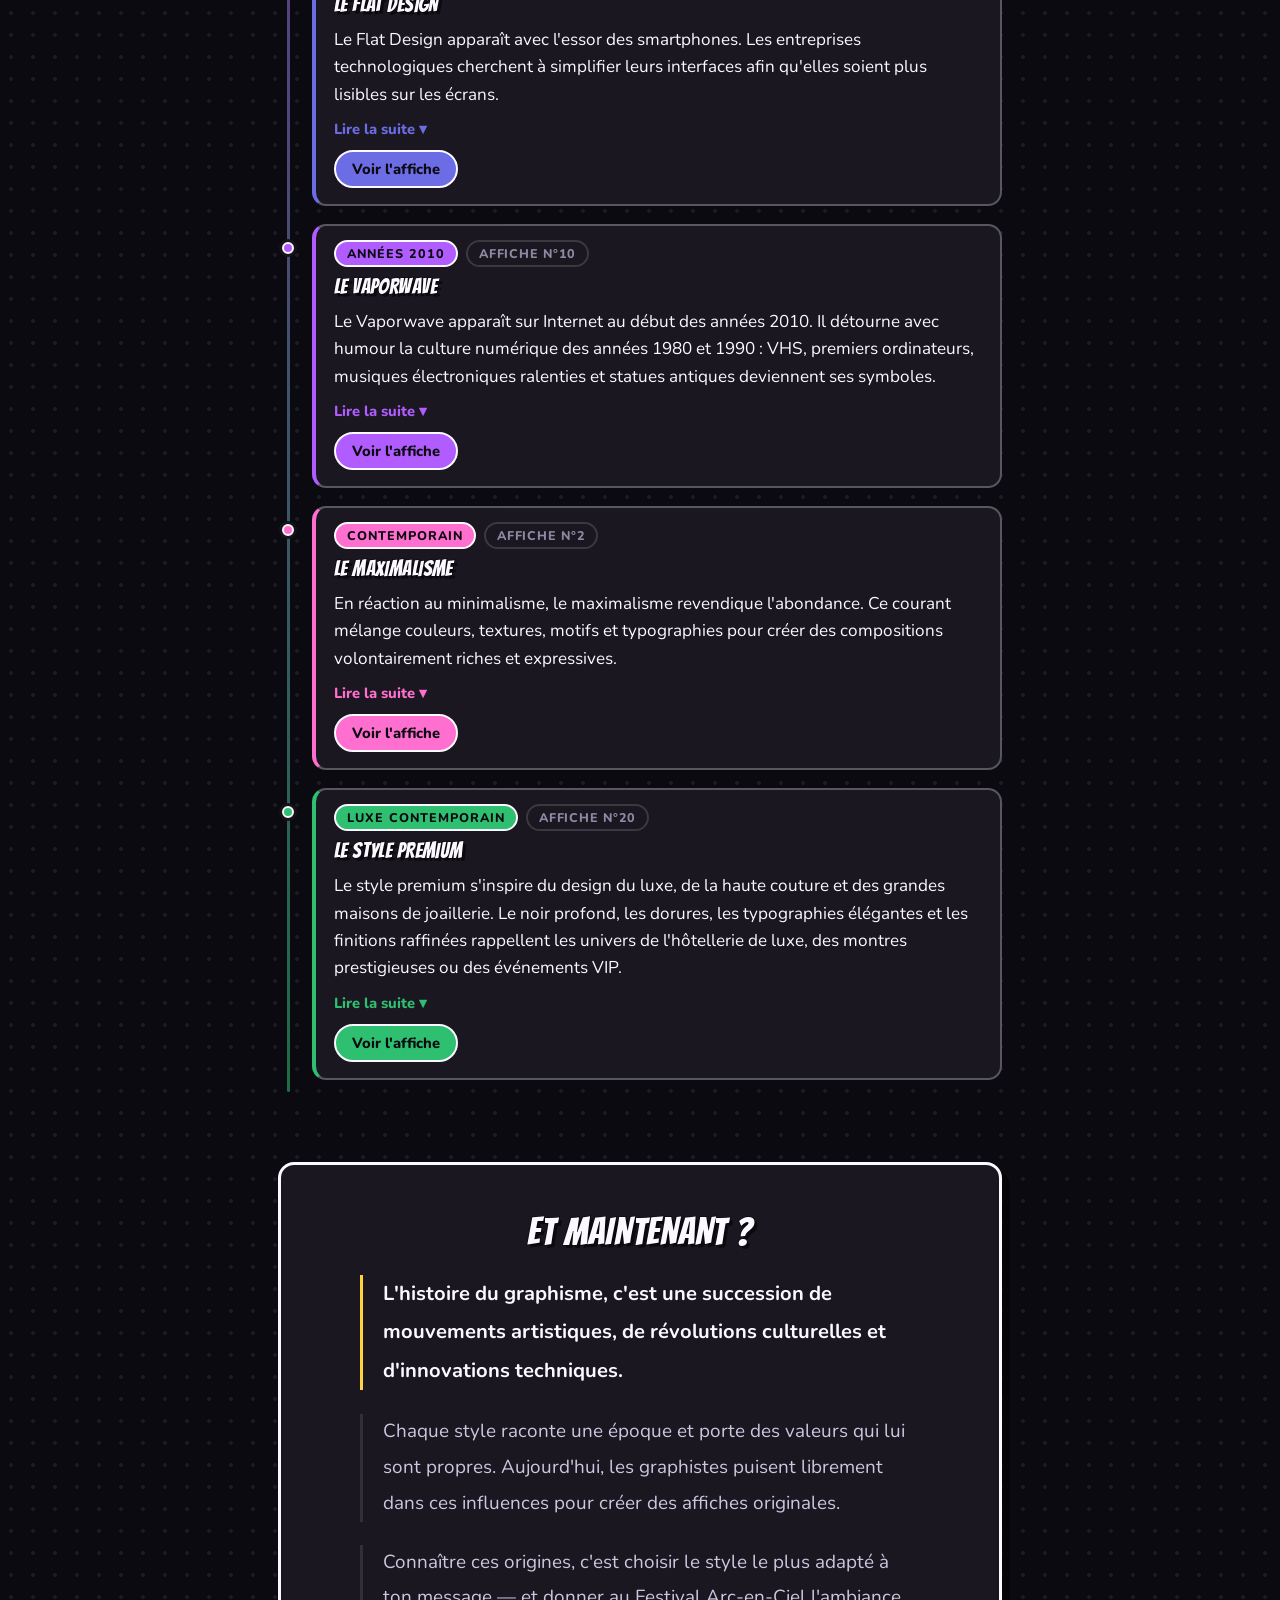
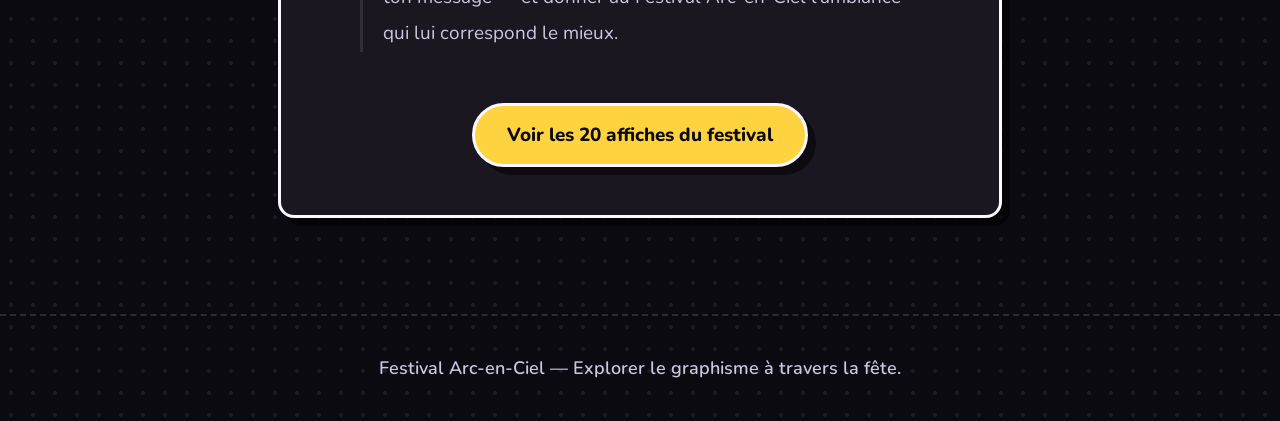
<file: histoire.html>
<!DOCTYPE html>
<html lang="fr">
<head>
<meta charset="UTF-8">
<meta name="viewport" content="width=device-width, initial-scale=1.0">
<title>L'histoire des styles — Festival Arc-en-Ciel</title>
<meta name="description" content="Découvre l'origine des 20 styles graphiques utilisés pour créer les affiches du Festival Arc-en-Ciel.">
<link rel="preconnect" href="https://fonts.googleapis.com">
<link href="https://fonts.googleapis.com/css2?family=Nunito:wght@400;600;700;800;900&family=Bangers&display=swap" rel="stylesheet">
<link rel="stylesheet" href="style.css">
</head>
<body class="page-histoire">

<div class="ambient" aria-hidden="true">
  <div class="ambient-orb ambient-orb--1"></div>
  <div class="ambient-orb ambient-orb--2"></div>
  <div class="ambient-orb ambient-orb--3"></div>
</div>

<div class="confetti-bar" aria-hidden="true"></div>

<nav class="site-nav">
  <a class="nav-logo" href="index.html">Festival Arc-en-Ciel</a>
  <button id="nav-burger" class="nav-burger" type="button" aria-label="Ouvrir le menu" aria-expanded="false" aria-controls="nav-links">
    <span></span><span></span><span></span>
  </button>
  <div class="nav-links" id="nav-links">
    <a href="index.html">Les affiches</a>
    <a href="histoire.html" class="nav-active" aria-current="page">L'histoire</a>
    <a href="deroulement.html">Déroulé de l'atelier</a>
    <a href="galerie.html">Galerie</a>
    <a href="creations-du-jour.html">Créations du jour</a>
  </div>
</nav>

<header class="hero hero--compact">
  <div class="hero-inner">
    <p class="eyebrow">Du Bauhaus au Cyberpunk</p>
    <h1>L'histoire derrière<br><span class="rainbow histoire-hero-highlight">chaque style</span></h1>
    <p class="hero-text">
      Avant de créer ton affiche, découvre d'où viennent ces styles graphiques.
    </p>
    <p class="hero-text">
      Chaque mouvement raconte une époque.<br>
      <strong>Chaque affiche du festival peut s'en inspirer.</strong>
    </p>
  </div>
</header>

<main class="histoire-main">

  <section class="histoire-intro" aria-labelledby="histoire-intro-title">
    <div class="histoire-intro-card">
      <p class="histoire-intro-label">Pourquoi cette page ?</p>
      <h2 id="histoire-intro-title">Plus d'un siècle de graphisme</h2>
      <p class="histoire-intro-lead">
        Chaque style est le reflet d'une époque, d'une culture ou d'un mouvement artistique.
      </p>
      <p>
        Les affiches du Festival Arc-en-Ciel s'inspirent de ces innovations.
        Comprendre leurs origines, c'est mieux les utiliser — et raconter une vraie histoire à travers ta création.
      </p>
    </div>
  </section>

  <nav class="histoire-toc" aria-label="Sommaire des styles">
    <p class="toc-label">Aller directement à un style</p>
    <div class="toc-links" id="histoire-toc"></div>
  </nav>

  <div class="histoire-section-head">
    <h2>Les mouvements à découvrir</h2>
    <p>20 styles expliqués — du Bauhaus au style Premium.</p>
  </div>

  <div id="histoire-list" class="histoire-list"></div>

  <section class="histoire-outro">
    <div class="histoire-outro-card">
      <h2>Et maintenant ?</h2>
      <div class="histoire-outro-text" id="histoire-conclusion"></div>
      <a class="cta-btn" href="index.html">Voir les 20 affiches du festival</a>
    </div>
  </section>

</main>

<footer class="site-footer">
  <p>Festival Arc-en-Ciel — Explorer le graphisme à travers la fête.</p>
</footer>

<script src="nav.js"></script>
<script src="histoire-data.js"></script>
<script src="histoire.js"></script>
</body>
</html>
</file>
<file: style.css>
:root {
  --bg: #0b0a10;
  --bg-elevated: #151319;
  --bg-card: #1a1720;
  --ink: #fbf9ff;
  --body: #cdc6df;
  --muted: #8f88a3;
  --border: rgba(255, 255, 255, 0.14);
  --border-strong: rgba(255, 255, 255, 0.28);
  --radius: 16px;
  --shadow-hard: 8px 8px 0 rgba(0, 0, 0, 0.5);
  font-family: "Nunito", "Segoe UI", sans-serif;
}

* { box-sizing: border-box; }

html {
  font-size: 18px;
  -webkit-font-smoothing: antialiased;
}

html, body {
  margin: 0;
  padding: 0;
  background: var(--bg);
  background-image:
    radial-gradient(circle, rgba(255, 255, 255, 0.07) 2px, transparent 2px);
  background-size: 22px 22px;
  color: var(--body);
  min-height: 100vh;
}

body.no-scroll { overflow: hidden; }

h1, h2, h3, h4 {
  font-family: "Bangers", "Nunito", sans-serif;
  font-weight: 400;
  color: var(--ink);
  margin: 0 0 0.6em;
  line-height: 1.05;
  letter-spacing: 0.02em;
  text-transform: uppercase;
  -webkit-text-stroke: 1.5px #0a0a0f;
  paint-order: stroke fill;
  text-shadow: 3px 3px 0 rgba(0, 0, 0, 0.55);
}

p {
  line-height: 1.8;
  margin: 0 0 1.2em;
  color: var(--body);
  font-size: 1rem;
}

p:last-child { margin-bottom: 0; }

strong { color: var(--ink); font-weight: 700; }

code {
  background: rgba(255, 255, 255, 0.08);
  padding: 3px 8px;
  border-radius: 6px;
  font-size: 0.85em;
  color: #ffd23f;
  border: 1px solid var(--border);
}

/* Ambient graphic shapes (replaces blurred glow orbs) */
.ambient {
  position: fixed;
  inset: 0;
  pointer-events: none;
  z-index: 0;
  overflow: hidden;
}
.ambient-orb {
  position: absolute;
  opacity: 0.5;
}
.ambient-orb--1 {
  width: 230px; height: 230px;
  top: -60px; left: -60px;
  border: 3px solid #ff5c7a;
  border-radius: 50%;
  transform: rotate(-8deg);
}
.ambient-orb--1::after {
  content: "";
  position: absolute;
  inset: 24px;
  border: 3px dashed rgba(255, 92, 122, 0.5);
  border-radius: 50%;
}
.ambient-orb--2 {
  width: 160px; height: 160px;
  top: 34%; right: -50px;
  background: #ffd23f;
  clip-path: polygon(50% 0%, 61% 35%, 98% 35%, 68% 57%, 79% 91%, 50% 70%, 21% 91%, 32% 57%, 2% 35%, 39% 35%);
  opacity: 0.16;
  transform: rotate(12deg);
}
.ambient-orb--3 {
  width: 320px; height: 320px;
  bottom: 4%; left: 42%;
  border-radius: 50%;
  background-image: radial-gradient(circle, rgba(55, 198, 168, 0.5) 3px, transparent 3px);
  background-size: 22px 22px;
  opacity: 0.35;
  mask-image: radial-gradient(circle, black, transparent 70%);
}

/* Navigation */
.site-nav {
  position: relative;
  z-index: 10;
  display: flex;
  align-items: center;
  justify-content: space-between;
  max-width: 1200px;
  margin: 0 auto;
  padding: 24px 28px;
}

.nav-logo {
  font-family: "Syne", sans-serif;
  font-weight: 800;
  font-size: 1.2rem;
  color: var(--ink);
  text-decoration: none;
  letter-spacing: -0.01em;
}

.nav-links {
  display: flex;
  gap: 8px;
  background: var(--bg-elevated);
  border: 2px solid var(--border-strong);
  border-radius: 999px;
  padding: 5px;
}

.nav-links a {
  color: var(--muted);
  text-decoration: none;
  font-weight: 800;
  font-size: 0.9rem;
  padding: 9px 18px;
  border-radius: 999px;
  border: 1px solid transparent;
  transition: color 0.15s ease, background 0.15s ease, transform 0.15s ease;
}

.nav-links a:hover {
  color: var(--ink);
}

.nav-links a.nav-active {
  color: #0a0a0f;
  background: #ffd23f;
}

/* Burger menu (mobile/tablet nav) */
.nav-burger {
  display: none;
  flex-direction: column;
  align-items: center;
  justify-content: center;
  gap: 5px;
  width: 46px;
  height: 46px;
  padding: 0;
  background: var(--bg-elevated);
  border: 2px solid var(--border-strong);
  border-radius: 12px;
  cursor: pointer;
  z-index: 20;
}

.nav-burger span {
  display: block;
  width: 20px;
  height: 2px;
  border-radius: 2px;
  background: var(--ink);
  transition: transform 0.25s ease, opacity 0.2s ease;
}

.nav-burger.is-open span:nth-child(1) { transform: translateY(7px) rotate(45deg); }
.nav-burger.is-open span:nth-child(2) { opacity: 0; }
.nav-burger.is-open span:nth-child(3) { transform: translateY(-7px) rotate(-45deg); }

@media (max-width: 900px) {
  .nav-burger { display: flex; }

  .nav-links {
    position: absolute;
    top: calc(100% + 6px);
    left: 20px;
    right: 20px;
    flex-direction: column;
    align-items: stretch;
    gap: 4px;
    max-height: 0;
    opacity: 0;
    padding: 0 10px;
    overflow: hidden;
    pointer-events: none;
    border-radius: 18px;
    box-shadow: var(--shadow-hard);
    transition: max-height 0.3s ease, opacity 0.2s ease, padding 0.3s ease;
  }

  .nav-links.is-open {
    max-height: 420px;
    opacity: 1;
    padding: 10px;
    pointer-events: auto;
  }

  .nav-links a {
    text-align: center;
    padding: 13px 18px;
    font-size: 1rem;
  }
}

/* Confetti bar */
.confetti-bar {
  position: relative;
  z-index: 1;
  height: 6px;
  background: repeating-linear-gradient(90deg,
    #FF5C7A 0 24px, #FFD23F 24px 48px, #37C6A8 48px 72px,
    #3AB4FF 72px 96px, #B15CFF 96px 120px, #FF6FCF 120px 144px);
  background-size: 144px 100%;
  animation: slide 6s linear infinite;
}
@keyframes slide {
  from { background-position: 0% 0; }
  to { background-position: -144px 0; }
}

/* Hero */
.hero {
  position: relative;
  z-index: 1;
  text-align: center;
  padding: 64px 28px 56px;
}

.hero--compact {
  padding: 44px 28px 44px;
}

.hero-inner { max-width: 720px; margin: 0 auto; }

.eyebrow {
  display: inline-block;
  position: relative;
  background: var(--bg-elevated);
  border: 2px dashed var(--border-strong);
  border-radius: 999px;
  padding: 9px 22px;
  font-weight: 800;
  font-size: 0.78rem;
  text-transform: uppercase;
  letter-spacing: 0.14em;
  color: #ffd23f;
  margin-bottom: 30px;
}

.hero h1 {
  font-size: clamp(2.3rem, 5.8vw, 3.8rem);
  line-height: 1.1;
  margin-bottom: 0.5em;
  letter-spacing: -0.01em;
}

.rainbow {
  background: linear-gradient(90deg, #FF5C7A, #FFD23F, #37C6A8, #3AB4FF, #B15CFF, #FF5C7A);
  background-size: 200% auto;
  -webkit-background-clip: text;
  background-clip: text;
  color: transparent;
  animation: rainbow-pan 6s linear infinite;
}
@keyframes rainbow-pan {
  to { background-position: 200% center; }
}

.hero-text {
  font-size: 1.15rem;
  line-height: 1.85;
  color: var(--body);
  max-width: 580px;
  margin: 16px auto 0;
}

.hero-text + .hero-text {
  margin-top: 12px;
}

main {
  position: relative;
  z-index: 1;
  max-width: 1200px;
  margin: 0 auto;
  padding: 0 28px 96px;
}

/* Brief — ticket card */
.brief-section { margin-bottom: 80px; }

.brief-card {
  position: relative;
  background: var(--bg-card);
  border: 3px solid var(--ink);
  border-radius: var(--radius);
  padding: 48px clamp(28px, 5vw, 60px);
  text-align: center;
  box-shadow: var(--shadow-hard);
}

.brief-card::before {
  content: "";
  position: absolute;
  inset: 10px;
  border: 2px dashed rgba(255, 255, 255, 0.25);
  border-radius: 10px;
  pointer-events: none;
}

.brief-label {
  text-transform: uppercase;
  letter-spacing: 0.12em;
  font-weight: 800;
  font-size: 0.8rem;
  color: #ff6fcf;
  margin-bottom: 12px;
}

.brief-card h2 {
  font-size: clamp(2rem, 4vw, 2.8rem);
  margin-bottom: 0.3em;
}

.brief-details {
  font-weight: 800;
  font-size: 1.15rem;
  color: #ece6ff;
  margin-bottom: 1em;
  line-height: 1.6;
}

.brief-list {
  list-style: none;
  padding: 0;
  margin: 0 auto 1.6em;
  display: flex;
  flex-wrap: wrap;
  justify-content: center;
  gap: 10px;
  max-width: 500px;
}

.brief-list li {
  background: #ffd23f;
  border: 2px solid var(--ink);
  border-radius: 999px;
  padding: 7px 18px;
  font-weight: 800;
  font-size: 0.92rem;
  color: #0a0a0f;
  margin: 0;
}
.brief-list li:nth-child(2n) { background: #37c6a8; }
.brief-list li:nth-child(3n) { background: #ff6fcf; }

.brief-help {
  max-width: 520px;
  margin: 0 auto 0.6em;
  font-size: 1.08rem;
  line-height: 1.85;
  color: var(--body);
}

.brief-link {
  display: inline-block;
  margin-top: 28px;
  color: var(--ink);
  font-weight: 800;
  font-size: 1rem;
  text-decoration: none;
  padding: 12px 26px;
  border-radius: 999px;
  background: transparent;
  border: 2px solid var(--ink);
  transition: background 0.15s ease, color 0.15s ease;
}
.brief-link:hover { background: var(--ink); color: #0a0a0f; }

.cta-btn {
  display: inline-block;
  margin-top: 24px;
  background: #ffd23f;
  color: #0a0a0f;
  font-weight: 800;
  font-family: inherit;
  font-size: 1.05rem;
  padding: 16px 32px;
  border-radius: 999px;
  border: 3px solid var(--ink);
  text-decoration: none;
  box-shadow: var(--shadow-hard);
  transition: transform 0.15s ease, box-shadow 0.15s ease;
}
.cta-btn:hover {
  transform: translate(-2px, -2px);
  box-shadow: 10px 10px 0 rgba(0, 0, 0, 0.5);
}

/* Grid */
.grid-section { margin-bottom: 80px; }

.grid-heading {
  text-align: center;
  margin-bottom: 48px;
}

.grid-heading h2 {
  font-size: clamp(1.8rem, 3.5vw, 2.5rem);
  margin-bottom: 0.4em;
}

.grid-heading p {
  font-size: 1.1rem;
  color: var(--muted);
  max-width: 480px;
  margin: 0 auto;
}

.style-grid {
  display: grid;
  grid-template-columns: repeat(auto-fill, minmax(260px, 1fr));
  gap: 28px;
}

.style-card {
  position: relative;
  background: var(--bg-card);
  border-radius: var(--radius);
  border: 2px solid var(--border-strong);
  overflow: hidden;
  display: flex;
  flex-direction: column;
  transition: transform 0.2s ease, box-shadow 0.2s ease, border-color 0.2s ease;
}
.style-card:hover {
  transform: translate(-3px, -3px);
  border-color: var(--accent, #FF9F45);
  box-shadow: 6px 6px 0 var(--accent, #FF9F45);
}

.style-card--highlight {
  animation: card-pulse 2.2s ease;
}
@keyframes card-pulse {
  0%, 100% { box-shadow: none; }
  30% { box-shadow: 6px 6px 0 var(--accent), -6px -6px 0 var(--accent); }
}

.style-media {
  position: relative;
  aspect-ratio: 3 / 4;
  background: var(--bg-elevated);
  cursor: pointer;
  overflow: hidden;
  border-bottom: 2px solid var(--border-strong);
}

.style-media::after {
  content: "";
  position: absolute;
  top: 14px;
  left: 14px;
  width: 34px;
  height: 34px;
  border-radius: 50%;
  background: var(--accent, #FF9F45);
  z-index: 1;
}

.style-media img {
  width: 100%;
  height: 100%;
  object-fit: cover;
  display: block;
  transition: transform 0.4s ease;
}
.style-card:hover .style-media img { transform: scale(1.04); }

.style-placeholder {
  position: absolute;
  inset: 0;
  display: none;
  flex-direction: column;
  align-items: center;
  justify-content: center;
  gap: 12px;
  padding: 24px;
  text-align: center;
  color: var(--muted);
  font-weight: 700;
  font-size: 0.95rem;
}
.style-placeholder::before {
  content: "";
  position: absolute;
  inset: 14px;
  border: 2px dashed color-mix(in srgb, var(--accent, #FF9F45) 50%, transparent);
  border-radius: 12px;
}
.placeholder-emoji {
  position: relative;
  font-size: 2.6rem;
}

.style-body {
  padding: 22px 22px 26px;
  display: flex;
  flex-direction: column;
  flex: 1;
  gap: 6px;
}

.style-num {
  font-size: 0.75rem;
  font-weight: 800;
  text-transform: uppercase;
  letter-spacing: 0.12em;
  color: var(--accent, #FF9F45);
}

.style-body h3 {
  font-size: 1.35rem;
  margin-bottom: 0.2em;
}

.style-kid {
  color: var(--body);
  font-size: 1rem;
  line-height: 1.7;
  flex: 1;
  margin-bottom: 0.5em;
}

.style-btn {
  align-self: flex-start;
  margin-top: 8px;
  border: 2px solid var(--ink);
  background: var(--accent, #FF9F45);
  color: #0a0a0f;
  font-weight: 800;
  font-family: inherit;
  font-size: 0.9rem;
  padding: 10px 18px;
  border-radius: 999px;
  cursor: pointer;
  transition: transform 0.15s ease;
}
.style-btn:hover { transform: scale(1.05); }

/* Tool */
.tool-section { margin: 0 0 48px; }

.tool-card {
  background: var(--bg-card);
  border: 3px solid var(--ink);
  border-radius: var(--radius);
  padding: 44px clamp(28px, 5vw, 52px);
  text-align: center;
  box-shadow: var(--shadow-hard);
}

.tool-card h2 {
  font-size: clamp(1.6rem, 3vw, 2.1rem);
  margin-bottom: 0.4em;
}

.tool-card > p {
  font-size: 1.05rem;
  color: var(--muted);
  max-width: 500px;
  margin: 0 auto 1.5em;
}

.tool-controls {
  display: flex;
  flex-wrap: wrap;
  gap: 14px;
  align-items: center;
  justify-content: center;
  margin: 28px 0;
}

.tool-controls label {
  font-weight: 800;
  color: var(--ink);
  font-size: 1rem;
}

.tool-controls input {
  width: 80px;
  padding: 12px 14px;
  border-radius: 10px;
  border: 2px solid var(--border-strong);
  background: var(--bg-elevated);
  color: var(--ink);
  font-size: 1.1rem;
  font-family: inherit;
  font-weight: 700;
  text-align: center;
}
.tool-controls input:focus {
  outline: none;
  border-color: #ffd23f;
}

#shuffle-btn {
  border: 3px solid var(--ink);
  background: #ff6fcf;
  color: #0a0a0f;
  font-weight: 800;
  font-family: inherit;
  padding: 13px 28px;
  border-radius: 999px;
  cursor: pointer;
  font-size: 1.05rem;
  box-shadow: var(--shadow-hard);
  transition: transform 0.15s ease, box-shadow 0.15s ease;
}
#shuffle-btn:hover {
  transform: translate(-2px, -2px);
  box-shadow: 10px 10px 0 rgba(0, 0, 0, 0.5);
}

.group-result {
  display: grid;
  grid-template-columns: repeat(auto-fill, minmax(190px, 1fr));
  gap: 16px;
  text-align: left;
  margin-top: 24px;
}

.group-item {
  background: var(--bg-elevated);
  border: 2px solid var(--border-strong);
  border-radius: 14px;
  padding: 18px 20px;
}
.group-item h4 {
  font-size: 1.05rem;
  color: #ffd23f;
  margin-bottom: 10px;
}
.group-item ul { margin: 0; padding-left: 20px; }
.group-item li {
  margin-bottom: 6px;
  font-size: 0.95rem;
  color: var(--body);
  line-height: 1.5;
}

/* Footer */
.site-footer {
  position: relative;
  z-index: 1;
  text-align: center;
  padding: 36px 28px;
  color: var(--muted);
  font-size: 0.95rem;
  font-weight: 600;
  border-top: 2px dashed var(--border);
}

/* Lightbox */
.lightbox {
  position: fixed;
  inset: 0;
  background: rgba(4, 4, 8, 0.88);
  display: flex;
  align-items: center;
  justify-content: center;
  padding: 28px;
  z-index: 200;
}
.lightbox[hidden] { display: none; }

.lightbox-inner {
  background: var(--bg-card);
  border: 3px solid var(--ink);
  border-radius: var(--radius);
  max-width: 600px;
  width: 100%;
  max-height: 90vh;
  overflow-y: auto;
  padding: 40px;
  position: relative;
  box-shadow: 12px 12px 0 rgba(0, 0, 0, 0.5);
}

.lightbox-close {
  position: absolute;
  top: 16px;
  right: 16px;
  border: 2px solid var(--ink);
  background: var(--bg-elevated);
  color: var(--ink);
  width: 40px;
  height: 40px;
  border-radius: 50%;
  font-size: 1.1rem;
  cursor: pointer;
}
.lightbox-close:hover { background: #ff5c7a; }

#lightbox-body .lb-preview {
  width: 100%;
  aspect-ratio: 3 / 4;
  object-fit: cover;
  border-radius: 12px;
  margin-bottom: 24px;
  border: 2px solid var(--border-strong);
}

#lightbox-body .lb-num {
  font-size: 0.78rem;
  font-weight: 800;
  text-transform: uppercase;
  letter-spacing: 0.12em;
  color: var(--accent, #6C6CE5);
  margin-bottom: 4px;
}

#lightbox-body h2 {
  font-size: 1.9rem;
  margin-bottom: 0.3em;
}

#lightbox-body .lb-kid {
  color: var(--body);
  font-weight: 600;
  font-size: 1.05rem;
  line-height: 1.75;
  margin-bottom: 1.5em;
}

#lightbox-body h4 {
  margin-top: 0;
  margin-bottom: 0.6em;
  font-size: 1rem;
  color: #ffd23f;
  text-transform: uppercase;
  letter-spacing: 0.08em;
}

#lightbox-body .lb-prompt {
  background: var(--bg-elevated);
  border: 1px solid var(--border);
  border-left: 4px solid var(--accent, #B15CFF);
  border-radius: 12px;
  padding: 20px 22px;
  font-size: 1.05rem;
  line-height: 1.8;
  color: var(--ink);
}

.histoire-hero-highlight {
  display: inline-block;
  font-size: clamp(3rem, 9vw, 5.5rem);
  line-height: 1.05;
}

/* History page */
.page-histoire .hero--compact {
  padding-bottom: 40px;
}

.histoire-main {
  position: relative;
  z-index: 1;
  max-width: 780px;
  margin: 0 auto;
  padding: 0 28px 96px;
}

/* Intro brief */
.histoire-intro {
  margin-bottom: 48px;
}

.histoire-intro-card {
  position: relative;
  background: var(--bg-card);
  border: 3px solid var(--ink);
  border-radius: var(--radius);
  padding: 44px clamp(28px, 5vw, 52px);
  text-align: center;
  box-shadow: var(--shadow-hard);
}

.histoire-intro-label {
  text-transform: uppercase;
  letter-spacing: 0.12em;
  font-weight: 800;
  font-size: 0.8rem;
  color: #ff6fcf;
  margin-bottom: 12px;
}

.histoire-intro-card h2 {
  font-size: clamp(1.8rem, 3.5vw, 2.4rem);
  margin-bottom: 0.5em;
}

.histoire-intro-lead {
  font-size: 1.15rem;
  font-weight: 700;
  color: var(--ink);
  line-height: 1.8;
  max-width: 540px;
  margin: 0 auto 1em;
}

.histoire-intro-card p:not(.histoire-intro-lead):not(.histoire-intro-label) {
  font-size: 1.05rem;
  line-height: 1.85;
  max-width: 540px;
  margin: 0 auto;
  color: var(--body);
}

/* TOC */
.histoire-toc {
  background: var(--bg-card);
  border: 2px solid var(--border-strong);
  border-radius: var(--radius);
  padding: 32px 36px;
  margin-bottom: 56px;
}

.toc-label {
  font-size: 0.8rem;
  font-weight: 800;
  text-transform: uppercase;
  letter-spacing: 0.12em;
  color: #ffd23f;
  margin-bottom: 20px;
}

.toc-links {
  display: grid;
  grid-template-columns: repeat(auto-fill, minmax(200px, 1fr));
  gap: 10px;
}

.toc-links a {
  display: flex;
  align-items: center;
  gap: 12px;
  font-size: 0.95rem;
  font-weight: 700;
  color: var(--body);
  text-decoration: none;
  padding: 12px 16px;
  border-radius: 12px;
  border: 2px solid var(--border);
  background: var(--bg-elevated);
  transition: color 0.15s ease, border-color 0.15s ease, transform 0.15s ease;
  line-height: 1.3;
}

.toc-num {
  flex-shrink: 0;
  display: inline-flex;
  align-items: center;
  justify-content: center;
  width: 28px;
  height: 28px;
  border-radius: 8px;
  background: #ffd23f;
  color: #0a0a0f;
  font-size: 0.8rem;
  font-weight: 800;
}

.toc-links a:hover {
  color: var(--ink);
  border-color: var(--ink);
  transform: translateY(-2px);
}

/* Section heading */
.histoire-section-head {
  text-align: center;
  margin-bottom: 40px;
}

.histoire-section-head h2 {
  font-size: clamp(1.8rem, 3.5vw, 2.4rem);
  margin-bottom: 0.35em;
}

.histoire-section-head p {
  font-size: 1.1rem;
  color: var(--muted);
  margin: 0;
}

/* Chronological timeline (frise) */
.histoire-list {
  position: relative;
  padding-left: 34px;
}

.histoire-list::before {
  content: "";
  position: absolute;
  top: 6px;
  bottom: 6px;
  left: 9px;
  width: 3px;
  border-radius: 3px;
  background: linear-gradient(to bottom, #FF5C7A, #FFD23F, #3AB4FF, #B15CFF, #2FBF71);
  opacity: 0.55;
}

.frise-item {
  position: relative;
  padding-bottom: 18px;
}

.frise-marker {
  position: absolute;
  top: 14px;
  left: -34px;
  width: 20px;
  height: 20px;
  display: flex;
  align-items: center;
  justify-content: center;
}

.frise-dot {
  width: 12px;
  height: 12px;
  border-radius: 50%;
  background: var(--accent, #B15CFF);
  border: 2px solid var(--ink);
  box-shadow: 0 0 0 3px var(--bg-elevated);
}

.frise-card {
  background: var(--bg-card);
  border: 2px solid var(--border-strong);
  border-radius: 14px;
  overflow: hidden;
  border-left: 4px solid var(--accent, #B15CFF);
  padding: 14px 18px 16px;
  transition: box-shadow 0.2s ease, transform 0.2s ease;
}
.frise-card:hover {
  box-shadow: 4px 4px 0 var(--accent, #B15CFF);
  transform: translate(-2px, -2px);
}

.frise-card-head {
  display: flex;
  flex-wrap: wrap;
  gap: 8px;
  margin-bottom: 8px;
}

.histoire-era {
  display: inline-block;
  font-size: 0.7rem;
  font-weight: 800;
  text-transform: uppercase;
  letter-spacing: 0.08em;
  color: #0a0a0f;
  background: var(--accent, #B15CFF);
  border: 2px solid var(--ink);
  padding: 3px 11px;
  border-radius: 999px;
}

.histoire-affiche {
  display: inline-block;
  font-size: 0.7rem;
  font-weight: 800;
  text-transform: uppercase;
  letter-spacing: 0.06em;
  color: var(--muted);
  padding: 3px 11px;
  border-radius: 999px;
  border: 2px solid var(--border);
}

.frise-title {
  font-size: 1.15rem;
  margin-bottom: 0.4em;
  line-height: 1.2;
}

.frise-p {
  font-size: 0.95rem;
  line-height: 1.6;
  color: var(--body);
  margin: 0;
}

.frise-lead {
  color: var(--ink);
}

.frise-more {
  margin-top: 8px;
}

.frise-more summary {
  cursor: pointer;
  font-size: 0.82rem;
  font-weight: 800;
  color: var(--accent, #B15CFF);
  list-style: none;
  display: inline-block;
}
.frise-more summary::-webkit-details-marker { display: none; }
.frise-more summary::after {
  content: " ▾";
}
.frise-more[open] summary::after {
  content: " ▴";
}

.frise-more-body {
  margin-top: 8px;
}

.frise-more-body .frise-p {
  margin-bottom: 0.8em;
}
.frise-more-body .frise-p:last-child {
  margin-bottom: 0;
}

.frise-card-footer {
  margin-top: 10px;
}

.histoire-link-btn {
  display: inline-block;
  background: var(--accent, #B15CFF);
  color: #0a0a0f;
  font-weight: 800;
  font-size: 0.82rem;
  text-decoration: none;
  padding: 7px 16px;
  border-radius: 999px;
  border: 2px solid var(--ink);
  transition: transform 0.15s ease;
}
.histoire-link-btn:hover { transform: scale(1.04); }

/* Outro */
.histoire-outro { margin-top: 64px; }

.histoire-outro-card {
  background: var(--bg-card);
  border: 3px solid var(--ink);
  border-radius: var(--radius);
  padding: 48px 40px;
  text-align: center;
  box-shadow: var(--shadow-hard);
}

.histoire-outro-card h2 {
  font-size: clamp(1.6rem, 3vw, 2.1rem);
  margin-bottom: 0.6em;
}

.histoire-outro-text {
  max-width: 560px;
  margin: 0 auto 1.5em;
  text-align: left;
}

.histoire-outro-text p {
  font-size: 1.05rem;
  line-height: 1.9;
  margin-bottom: 1.2em;
  padding-left: 20px;
  border-left: 3px solid rgba(255, 255, 255, 0.1);
}

.histoire-outro-lead {
  font-size: 1.12rem !important;
  font-weight: 700 !important;
  color: var(--ink) !important;
  border-left-color: #ffd23f !important;
}

@media (max-width: 600px) {
  html { font-size: 16px; }

  .style-grid { grid-template-columns: 1fr; gap: 20px; }

  .histoire-intro-card { padding: 32px 24px; }
  .histoire-toc { padding: 24px 20px; }
  .toc-links { grid-template-columns: 1fr; }

  .histoire-list { padding-left: 26px; }
  .frise-marker { left: -26px; }
  .frise-card { padding: 12px 14px 14px; }
  .histoire-outro-card { padding: 36px 24px; }

  .lightbox-inner { padding: 28px 24px; }
}
</file>
<file: creations-du-jour.css>
/* Créations du jour — page dédiée aux modèles / résultats des enfants */

.creations-main {
  max-width: 1100px;
  margin: 0 auto;
  padding: 0 24px 80px;
}

.creations-grid {
  display: flex;
  flex-direction: column;
  gap: 40px;
}

.creation-card {
  background: var(--bg-card);
  border: 3px solid var(--ink);
  border-radius: var(--radius);
  box-shadow: var(--shadow-hard);
  padding: 28px 28px 32px;
}

.creation-name {
  font-size: 1.6rem;
  margin-bottom: 0.5em;
  color: var(--accent, #6C6CE5);
  -webkit-text-stroke: 1.5px #0a0a0f;
}

.creation-pair {
  display: grid;
  grid-template-columns: 1fr auto 1fr;
  align-items: center;
  gap: 20px;
}

.creation-item {
  margin: 0;
  display: flex;
  flex-direction: column;
  gap: 10px;
}

.creation-tag {
  align-self: flex-start;
  font-size: 0.72rem;
  font-weight: 800;
  text-transform: uppercase;
  letter-spacing: 0.1em;
  color: var(--bg);
  background: var(--ink);
  border-radius: 999px;
  padding: 5px 14px;
}

.creation-tag--result {
  background: var(--accent, #37c6a8);
  color: #0a0a0f;
}

.creation-media {
  border: 2px solid var(--border-strong);
  border-radius: 12px;
  overflow: hidden;
  background: var(--bg-elevated);
  cursor: pointer;
  display: flex;
  align-items: center;
  justify-content: center;
}

.creation-media img {
  width: 100%;
  height: auto;
  max-height: 70vh;
  object-fit: contain;
  display: block;
  transition: transform 0.3s ease;
}

.creation-media:hover img { transform: scale(1.04); }

.creation-arrow {
  font-family: "Bangers", sans-serif;
  font-size: 2rem;
  color: var(--accent, #ffd23f);
  -webkit-text-stroke: 1.5px #0a0a0f;
  paint-order: stroke fill;
  text-align: center;
}

.page-creations .lightbox-inner {
  max-width: 900px;
  padding: 20px;
}

.page-creations #lightbox-body .lb-preview {
  aspect-ratio: auto;
  object-fit: contain;
  max-height: 80vh;
  width: auto;
  max-width: 100%;
  display: block;
  margin: 0 auto;
  background: var(--bg-elevated);
}

@media (max-width: 680px) {
  .creation-pair {
    grid-template-columns: 1fr;
  }
  .creation-arrow {
    transform: rotate(90deg);
  }
}
</file>
<file: deroulement.css>
.deroulement-main {
  position: relative;
  z-index: 1;
  max-width: 880px;
  margin: 0 auto;
  padding: 0 28px 96px;
}

/* Steps nav */
.wizard-steps {
  display: grid;
  grid-template-columns: repeat(4, 1fr);
  gap: 12px;
  margin-bottom: 64px;
}

.wizard-step-nav {
  display: flex;
  flex-direction: column;
  align-items: center;
  gap: 8px;
  text-align: center;
  background: var(--bg-card);
  border: 2px solid var(--border-strong);
  border-radius: 14px;
  padding: 18px 10px;
  text-decoration: none;
  color: var(--body);
  font-weight: 800;
  font-size: 0.9rem;
  transition: transform 0.15s ease, border-color 0.15s ease;
}
.wizard-step-nav:hover {
  transform: translateY(-3px);
  border-color: #ffd23f;
  color: var(--ink);
}
.wizard-step-nav span {
  width: 32px;
  height: 32px;
  border-radius: 50%;
  border: 2px solid var(--ink);
  background: #ffd23f;
  color: #0a0a0f;
  display: flex;
  align-items: center;
  justify-content: center;
  font-family: "Bangers", sans-serif;
  font-size: 1.1rem;
}

/* Step section */
.step-section {
  margin-bottom: 88px;
  scroll-margin-top: 24px;
}

.step-head {
  text-align: center;
  margin-bottom: 32px;
}

.step-badge {
  display: inline-block;
  background: var(--accent, #FF5C7A);
  border: 2px solid var(--ink);
  color: #0a0a0f;
  font-weight: 800;
  text-transform: uppercase;
  letter-spacing: 0.08em;
  font-size: 0.8rem;
  padding: 6px 16px;
  border-radius: 999px;
  margin-bottom: 14px;
}

.step-head h2 { margin-bottom: 0.3em; }
.step-head p {
  max-width: 560px;
  margin: 0 auto;
  color: var(--muted);
  font-size: 1.05rem;
}

/* Quiz */
.quiz-card {
  background: var(--bg-card);
  border: 3px solid var(--ink);
  border-radius: var(--radius);
  box-shadow: var(--shadow-hard);
  display: grid;
  grid-template-columns: 1fr 1.2fr;
  overflow: hidden;
}

.quiz-image-wrap {
  position: relative;
  aspect-ratio: 3 / 4;
  background: var(--bg-elevated);
  border-right: 2px solid var(--border-strong);
}
.quiz-image-wrap img {
  width: 100%;
  height: 100%;
  object-fit: cover;
  display: none;
}
.quiz-placeholder {
  position: absolute;
  inset: 0;
  display: flex;
  align-items: center;
  justify-content: center;
  color: var(--muted);
  font-weight: 700;
  text-align: center;
  padding: 20px;
}

.quiz-body {
  padding: 28px;
  display: flex;
  flex-direction: column;
}

.quiz-instructions {
  font-weight: 700;
  color: var(--ink);
  margin-bottom: 14px;
}

.quiz-options {
  display: flex;
  flex-direction: column;
  gap: 10px;
  margin-bottom: 16px;
}

.quiz-option-btn {
  text-align: left;
  background: var(--bg-elevated);
  border: 2px solid var(--border-strong);
  color: var(--body);
  font-family: inherit;
  font-weight: 700;
  font-size: 0.98rem;
  padding: 12px 16px;
  border-radius: 10px;
  cursor: pointer;
  transition: border-color 0.15s ease, transform 0.15s ease;
}
.quiz-option-btn:hover:not(:disabled) {
  border-color: #ffd23f;
  transform: translateX(3px);
}
.quiz-option-btn:disabled { cursor: default; }
.quiz-option-btn.is-correct {
  border-color: #2fbf71;
  background: rgba(47, 191, 113, 0.18);
  color: var(--ink);
}
.quiz-option-btn.is-wrong {
  border-color: #ff5c7a;
  background: rgba(255, 92, 122, 0.18);
  color: var(--ink);
}

.quiz-feedback {
  min-height: 1.6em;
  font-weight: 800;
  margin-bottom: 10px;
}
.quiz-feedback.is-correct { color: #2fbf71; }
.quiz-feedback.is-wrong { color: #ff5c7a; }

.ghost-btn {
  align-self: flex-start;
  background: transparent;
  border: 2px solid var(--border-strong);
  color: var(--ink);
  font-family: inherit;
  font-weight: 800;
  font-size: 0.92rem;
  padding: 10px 20px;
  border-radius: 999px;
  cursor: pointer;
  text-decoration: none;
  display: inline-block;
  margin-top: auto;
  transition: border-color 0.15s ease, transform 0.15s ease;
}
.ghost-btn:hover { border-color: #ffd23f; transform: translateY(-2px); }
.ghost-btn--small { font-size: 0.85rem; padding: 8px 16px; margin-top: 0; }
.ghost-btn.is-disabled { opacity: 0.4; pointer-events: none; }

.word-bank {
  margin-top: 24px;
  background: var(--bg-elevated);
  border: 2px dashed var(--border-strong);
  border-radius: 14px;
  padding: 18px 22px;
}
.word-bank summary {
  cursor: pointer;
  font-weight: 800;
  color: var(--ink);
}
.word-bank-list {
  display: flex;
  flex-wrap: wrap;
  gap: 8px;
  margin-top: 16px;
}
.word-chip {
  background: var(--bg-card);
  border: 1px solid var(--border-strong);
  border-radius: 999px;
  padding: 6px 14px;
  font-size: 0.85rem;
  font-weight: 700;
  color: var(--body);
}

/* Brief form */
.brief-form-card {
  background: var(--bg-card);
  border: 3px solid var(--ink);
  border-radius: var(--radius);
  padding: 36px clamp(24px, 5vw, 44px);
  box-shadow: var(--shadow-hard);
}

.form-row { margin-bottom: 24px; }
.form-row:last-child { margin-bottom: 0; }

.form-row label {
  display: block;
  font-weight: 800;
  color: var(--ink);
  margin-bottom: 10px;
  font-size: 1rem;
}

.form-row select,
.form-row textarea,
.form-row input[type="date"],
.form-row input[type="text"] {
  width: 100%;
  padding: 12px 14px;
  border-radius: 10px;
  border: 2px solid var(--border-strong);
  background: var(--bg-elevated);
  color: var(--ink);
  font-size: 1rem;
  font-family: inherit;
  font-weight: 600;
}
.form-row select:focus,
.form-row textarea:focus,
.form-row input:focus {
  outline: none;
  border-color: #ffd23f;
}
.form-row textarea { resize: vertical; }

.form-hint {
  margin-top: 10px;
  font-size: 0.92rem;
  color: var(--muted);
}
.form-hint--strong {
  color: var(--ink);
  background: rgba(255, 210, 63, 0.12);
  border: 2px dashed rgba(255, 210, 63, 0.5);
  border-radius: 10px;
  padding: 14px 16px;
  margin-top: 0;
}

.date-warning {
  margin-top: 10px;
  font-weight: 800;
  color: #ff5c7a;
  background: rgba(255, 92, 122, 0.15);
  border: 2px solid #ff5c7a;
  border-radius: 10px;
  padding: 10px 14px;
}

.prompt-output {
  background: var(--bg-elevated);
  border: 2px solid var(--border-strong);
  border-left: 5px solid #ffd23f;
  border-radius: 10px;
  padding: 18px 20px;
  font-size: 1rem;
  line-height: 1.7;
  color: var(--muted);
}
.prompt-output.has-content { color: var(--ink); font-weight: 600; }

/* Image slots */
.slots-warning {
  background: rgba(255, 92, 122, 0.12);
  border: 3px solid #ff5c7a;
  border-radius: var(--radius);
  padding: 20px 24px;
  margin-bottom: 32px;
  color: var(--ink);
  font-size: 1.02rem;
  line-height: 1.7;
}

.image-slots {
  display: grid;
  grid-template-columns: repeat(auto-fit, minmax(220px, 1fr));
  gap: 20px;
}

.image-slot {
  background: var(--bg-card);
  border: 2px solid var(--border-strong);
  border-radius: var(--radius);
  padding: 18px;
  display: flex;
  flex-direction: column;
  gap: 12px;
  transition: border-color 0.2s ease, box-shadow 0.2s ease;
}
.image-slot.is-chosen {
  border-color: #2fbf71;
  box-shadow: 6px 6px 0 #2fbf71;
}
.image-slot.is-locked:not(.is-chosen) { opacity: 0.45; }

.image-slot-label {
  font-weight: 800;
  color: var(--ink);
  text-transform: uppercase;
  font-size: 0.85rem;
  letter-spacing: 0.06em;
  margin: 0;
}

.image-slot-preview {
  aspect-ratio: 3 / 4;
  background: var(--bg-elevated);
  border: 2px dashed var(--border-strong);
  border-radius: 10px;
  display: flex;
  align-items: center;
  justify-content: center;
  color: var(--muted);
  font-weight: 700;
  overflow: hidden;
}
.image-slot-preview img {
  width: 100%;
  height: 100%;
  object-fit: cover;
}

.image-slot input[type="file"] {
  position: absolute;
  width: 1px;
  height: 1px;
  opacity: 0;
  pointer-events: none;
}

.select-btn {
  border: 2px solid var(--ink);
  background: #37c6a8;
  color: #0a0a0f;
  font-family: inherit;
  font-weight: 800;
  padding: 10px 16px;
  border-radius: 999px;
  cursor: pointer;
  transition: transform 0.15s ease;
}
.select-btn:hover:not(:disabled) { transform: scale(1.03); }
.select-btn:disabled { opacity: 0.4; cursor: not-allowed; }

.validation-result {
  margin-top: 32px;
  background: var(--bg-card);
  border: 3px solid #2fbf71;
  border-radius: var(--radius);
  padding: 28px;
  text-align: center;
  box-shadow: 6px 6px 0 rgba(47, 191, 113, 0.4);
}
.validation-title {
  font-weight: 800;
  color: var(--ink);
  font-size: 1.15rem;
  margin-bottom: 14px;
}
.validation-preview {
  max-width: 260px;
  width: 100%;
  aspect-ratio: 3 / 4;
  object-fit: cover;
  border-radius: 12px;
  border: 2px solid var(--border-strong);
  margin-bottom: 16px;
}

#reset-slots { margin-top: 20px; }

/* Music */
.music-card {
  background: var(--bg-card);
  border: 3px solid var(--ink);
  border-radius: var(--radius);
  padding: 36px clamp(24px, 5vw, 44px);
  box-shadow: var(--shadow-hard);
}

.music-recap {
  margin-top: 8px;
}
.music-recap-title {
  font-weight: 800;
  color: #ffd23f;
  margin-bottom: 10px;
}

@media (max-width: 720px) {
  .wizard-steps { grid-template-columns: repeat(2, 1fr); }
  .quiz-card { grid-template-columns: 1fr; }
  .quiz-image-wrap { border-right: none; border-bottom: 2px solid var(--border-strong); }
}
</file>
<file: galerie.css>
.galerie-main {
  position: relative;
  z-index: 1;
  max-width: 1100px;
  margin: 0 auto;
  padding: 0 28px 80px;
}

.viewer {
  background: var(--bg-card);
  border: 3px solid var(--ink);
  border-radius: var(--radius);
  box-shadow: var(--shadow-hard);
  overflow: hidden;
  margin-bottom: 28px;
}

.viewer-frame {
  position: relative;
  aspect-ratio: 4 / 3;
  background: var(--bg-elevated);
  border-bottom: 2px solid var(--border-strong);
}

.viewer-frame img {
  width: 100%;
  height: 100%;
  object-fit: contain;
  display: none;
  background: #000;
}

.viewer-placeholder {
  position: absolute;
  inset: 0;
  display: flex;
  flex-direction: column;
  align-items: center;
  justify-content: center;
  gap: 12px;
  color: var(--muted);
  font-weight: 700;
}
.viewer-placeholder .placeholder-emoji { font-size: 3rem; }

.viewer-nav {
  position: absolute;
  top: 50%;
  transform: translateY(-50%);
  width: 54px;
  height: 54px;
  border-radius: 50%;
  border: 3px solid var(--ink);
  background: #ffd23f;
  color: #0a0a0f;
  font-size: 1.8rem;
  line-height: 1;
  font-weight: 800;
  cursor: pointer;
  display: flex;
  align-items: center;
  justify-content: center;
  box-shadow: 4px 4px 0 rgba(0, 0, 0, 0.5);
  transition: transform 0.15s ease;
}
.viewer-nav:hover { transform: translateY(-50%) scale(1.08); }
.viewer-nav--prev { left: 18px; }
.viewer-nav--next { right: 18px; }

.viewer-fullscreen-btn {
  position: absolute;
  top: 16px;
  right: 16px;
  width: 42px;
  height: 42px;
  border-radius: 10px;
  border: 2px solid var(--ink);
  background: var(--bg-card);
  color: var(--ink);
  font-size: 1.2rem;
  cursor: pointer;
}
.viewer-fullscreen-btn:hover { background: #37c6a8; color: #0a0a0f; }

.viewer:fullscreen {
  border-radius: 0;
  border: none;
  display: flex;
  flex-direction: column;
  overflow-y: auto;
}
.viewer:fullscreen .viewer-frame {
  aspect-ratio: auto;
  flex: 1 0 auto;
  min-height: 60vh;
  border-bottom: none;
}
.viewer:fullscreen .viewer-caption {
  background: rgba(10, 10, 15, 0.85);
}

.viewer-caption {
  padding: 24px 28px;
  text-align: center;
  border-top: 4px solid var(--accent, #FF9F45);
}

.viewer-num {
  display: inline-block;
  font-size: 0.78rem;
  font-weight: 800;
  text-transform: uppercase;
  letter-spacing: 0.12em;
  color: var(--accent, #FF9F45);
  margin-bottom: 6px;
}

.viewer-caption h2 { margin-bottom: 0.3em; }

.viewer-caption p:not(.viewer-counter) {
  max-width: 560px;
  margin: 0 auto 0.6em;
  color: var(--body);
}

.viewer-counter {
  font-weight: 800;
  color: var(--muted);
  font-size: 0.9rem;
}

/* Thumbnail strip */
.thumb-strip {
  display: flex;
  gap: 12px;
  overflow-x: auto;
  padding: 6px 4px 16px;
  scrollbar-width: thin;
}

.thumb-item {
  flex: 0 0 auto;
  width: 108px;
  display: flex;
  flex-direction: column;
  gap: 6px;
  background: transparent;
  border: none;
  cursor: pointer;
  padding: 0;
  font-family: inherit;
}

.thumb-media {
  position: relative;
  display: block;
  aspect-ratio: 3 / 4;
  border-radius: 10px;
  border: 2px solid var(--border-strong);
  background: var(--bg-elevated);
  overflow: hidden;
  transition: border-color 0.15s ease, transform 0.15s ease;
}
.thumb-item:hover .thumb-media { transform: translateY(-3px); }
.thumb-item.is-active .thumb-media {
  border-color: var(--accent, #ffd23f);
  box-shadow: 3px 3px 0 var(--accent, #ffd23f);
}

.thumb-media img {
  width: 100%;
  height: 100%;
  object-fit: cover;
  display: none;
}
.thumb-item.has-image .thumb-media img { display: block; }
.thumb-item.has-image .thumb-emoji { display: none; }

.thumb-emoji {
  position: absolute;
  inset: 0;
  display: flex;
  align-items: center;
  justify-content: center;
  font-size: 1.6rem;
}

.thumb-label {
  font-size: 0.72rem;
  font-weight: 700;
  color: var(--muted);
  text-align: center;
  line-height: 1.3;
}
.thumb-item.is-active .thumb-label { color: var(--ink); }

@media (max-width: 600px) {
  .viewer-nav { width: 42px; height: 42px; font-size: 1.4rem; }
  .thumb-item { width: 84px; }
}
</file>
